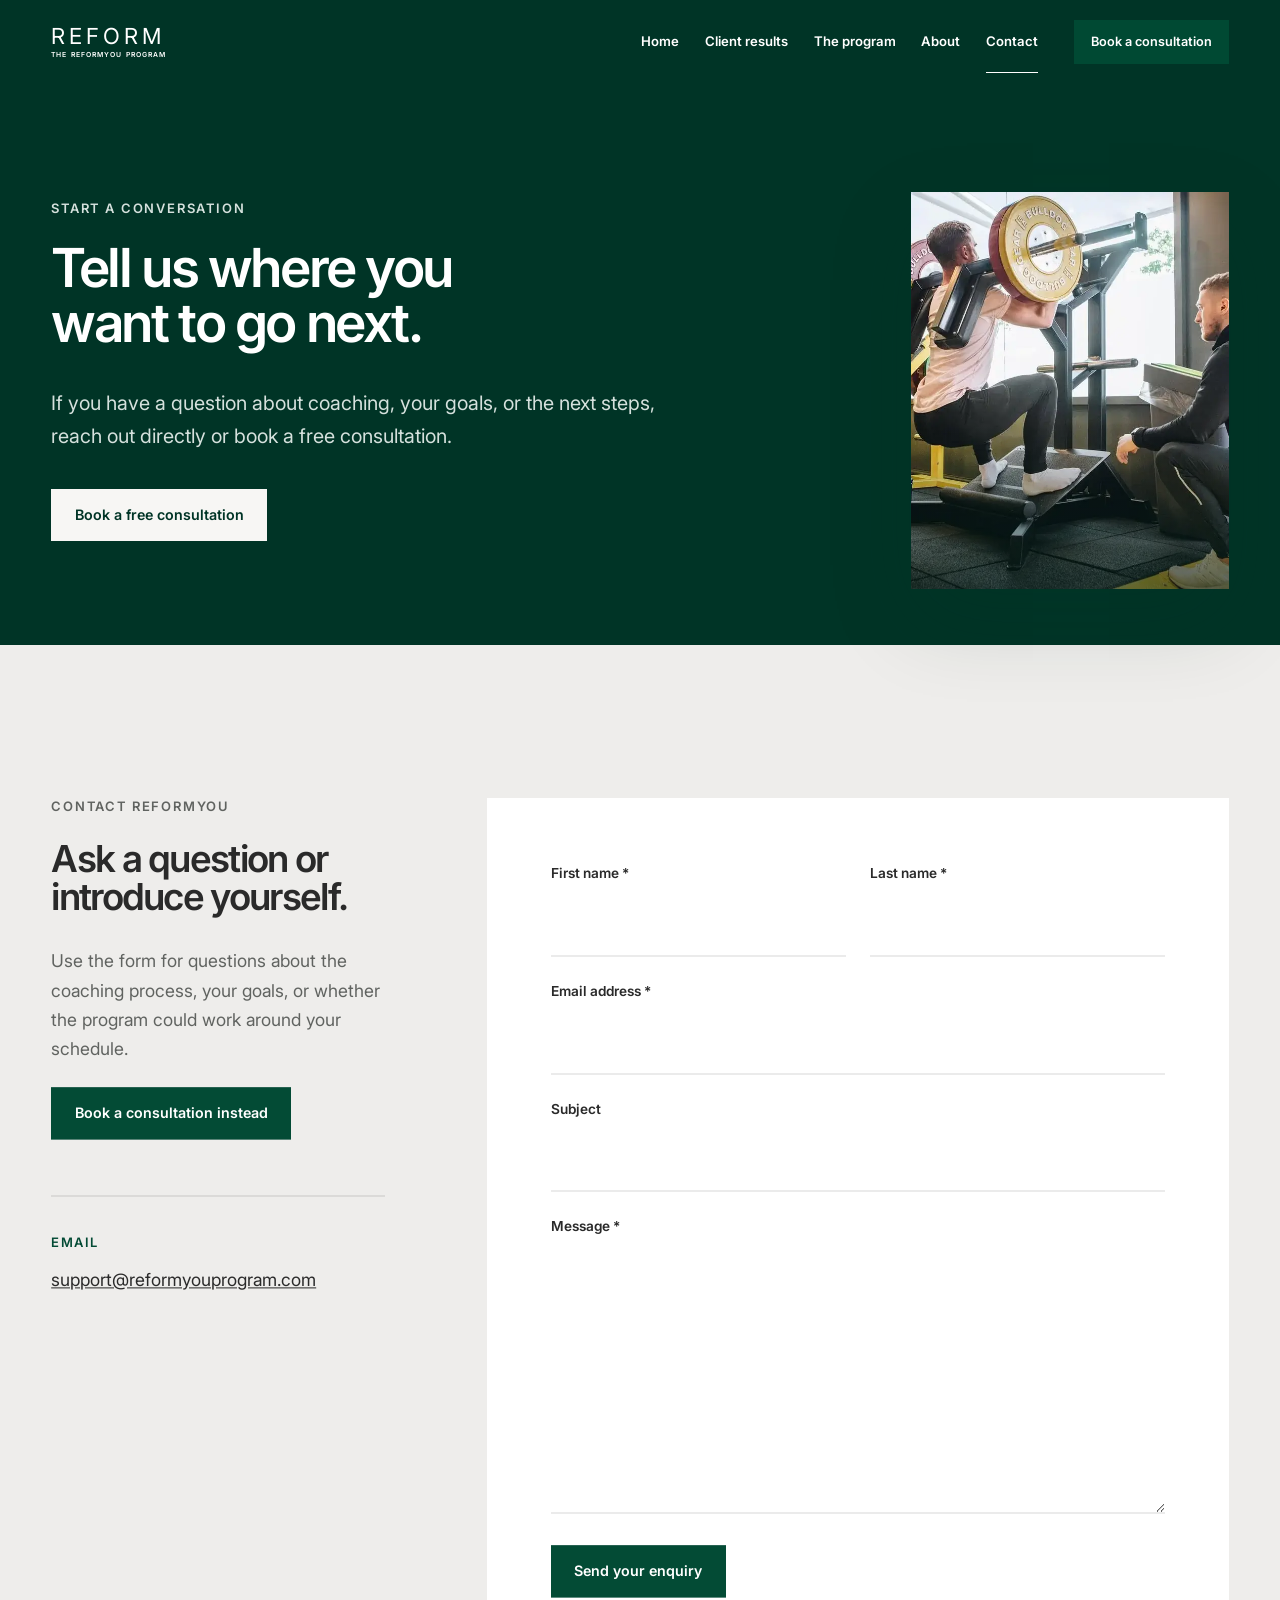
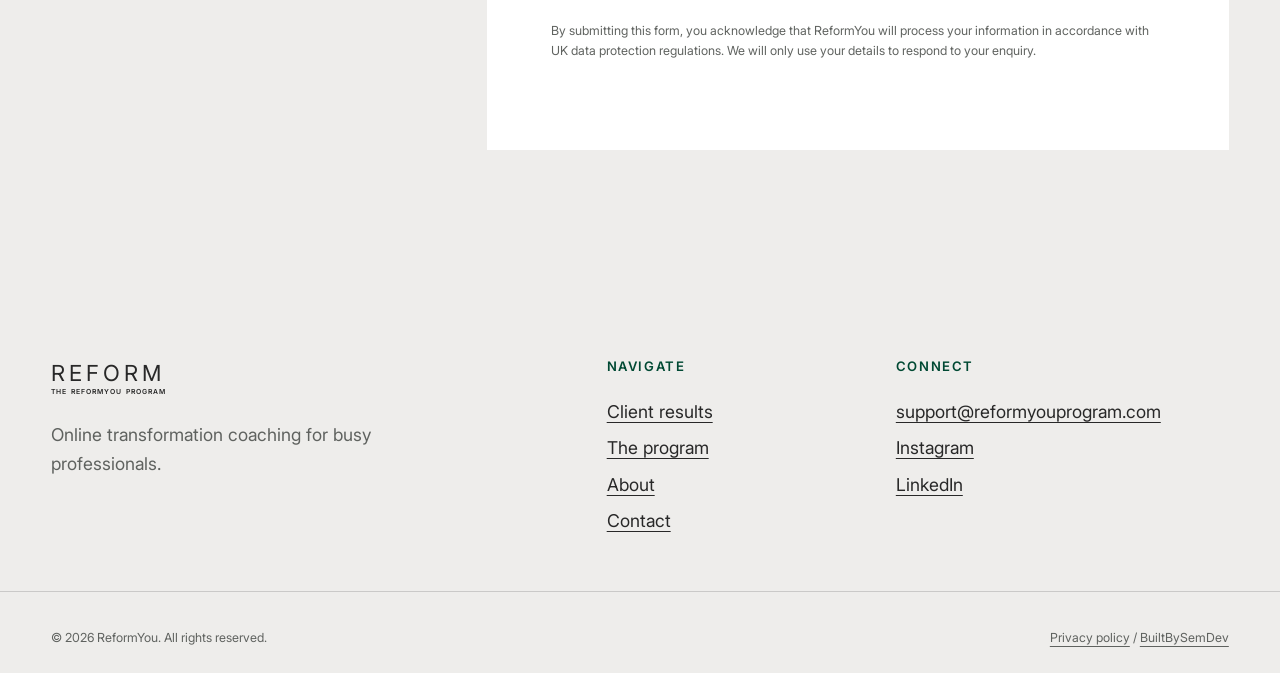
<file: contact/index.html>
<!doctype html>
<html lang="en-GB">
  <head>
    <meta charset="UTF-8" /><meta name="viewport" content="width=device-width, initial-scale=1.0" /><meta name="color-scheme" content="light" />
    <title>Contact ReformYou | Book a Coaching Consultation</title>
    <meta name="description" content="Contact ReformYou with a coaching question or book a free 30-minute consultation to discuss your goals and next steps." />
    <link rel="canonical" href="https://reformyouprogram.co.uk/contact/" /><meta name="robots" content="index, follow" />
    <link rel="icon" type="image/png" sizes="32x32" href="/assets/images/reformyou_fc.png" /><link rel="apple-touch-icon" href="/assets/images/reformyou_fc.png" /><meta name="theme-color" content="#003426" />
    <link rel="preload" href="/assets/fonts/inter-regular.woff2" as="font" type="font/woff2" crossorigin /><link rel="preload" href="/assets/fonts/inter-semibold.woff2" as="font" type="font/woff2" crossorigin />
    <link rel="stylesheet" href="/assets/css/site-root.css" /><link rel="stylesheet" href="/assets/css/site-global.css" /><link rel="stylesheet" href="/assets/css/pages.css" />
    <meta property="og:type" content="website" /><meta property="og:site_name" content="ReformYou Program" /><meta property="og:url" content="https://reformyouprogram.co.uk/contact/" /><meta property="og:title" content="Contact ReformYou" /><meta property="og:description" content="Ask a coaching question or book a free consultation." /><meta property="og:image" content="https://reformyouprogram.co.uk/assets/images/reformyou_socialcard.jpg" />
  </head>
  <body>
    <a class="skip-link" href="#main-content">Skip to main content</a>
    <header class="site-header" data-header><div class="container header-inner"><a class="wordmark" href="/" aria-label="ReformYou home"><span class="wordmark-main">REFORM</span><span class="wordmark-sub">THE REFORMYOU PROGRAM</span></a><button class="menu-toggle" type="button" aria-expanded="false" aria-controls="primary-navigation" aria-label="Open navigation" data-menu-toggle><span></span><span></span></button><nav class="primary-nav" id="primary-navigation" aria-label="Primary navigation" data-navigation><ul><li><a href="/">Home</a></li><li><a href="/results/">Client results</a></li><li><a href="/the-program/">The program</a></li><li><a href="/about/">About</a></li><li><a href="/contact/" aria-current="page">Contact</a></li></ul><a class="button button-small" href="https://nqi8n575vzg.typeform.com/to/FJthHBRt" target="_blank" rel="noopener noreferrer">Book a consultation</a></nav></div></header>

    <main id="main-content" tabindex="-1">
      <section class="page-hero page-hero--compact" aria-labelledby="contact-title"><div class="container page-hero-grid"><div class="page-hero-copy" data-reveal><p class="eyebrow">Start a conversation</p><h1 id="contact-title">Tell us where you want to go next.</h1><p>If you have a question about coaching, your goals, or the next steps, reach out directly or book a free consultation.</p><div class="page-hero-actions"><a class="button button-light" href="https://nqi8n575vzg.typeform.com/to/FJthHBRt" target="_blank" rel="noopener noreferrer">Book a free consultation</a></div></div><figure class="page-hero-media" data-media-reveal><img src="/assets/images/reformyou-banner.webp" alt="Dom Oddy coaching a client in the gym" width="1190" height="793" fetchpriority="high" /></figure></div></section>

      <section class="contact-layout" aria-labelledby="contact-form-title"><div class="container contact-grid">
        <aside class="contact-aside" data-reveal><p class="eyebrow">Contact ReformYou</p><h2 id="contact-form-title">Ask a question or introduce yourself.</h2><p>Use the form for questions about the coaching process, your goals, or whether the program could work around your schedule.</p><a class="button" href="https://nqi8n575vzg.typeform.com/to/FJthHBRt" target="_blank" rel="noopener noreferrer">Book a consultation instead</a><div class="contact-email"><span>Email</span><a href="mailto:support@reformyouprogram.com">support@reformyouprogram.com</a></div></aside>
        <form class="contact-form" name="contact" method="post" action="/thank-you/" data-netlify="true" data-netlify-recaptcha="true" aria-labelledby="contact-form-title" data-reveal>
          <input type="hidden" name="form-name" value="contact" />
          <fieldset><legend class="visually-hidden">Contact form</legend>
            <div class="contact-form-row"><div class="contact-field"><label for="first-name">First name *</label><input type="text" id="first-name" name="first-name" autocomplete="given-name" required /></div><div class="contact-field"><label for="last-name">Last name *</label><input type="text" id="last-name" name="last-name" autocomplete="family-name" required /></div></div>
            <div class="contact-field"><label for="email">Email address *</label><input type="email" id="email" name="email" autocomplete="email" required /></div>
            <div class="contact-field"><label for="subject">Subject</label><input type="text" id="subject" name="subject" /></div>
            <div class="contact-field"><label for="message">Message *</label><textarea id="message" name="message" rows="8" required></textarea></div>
            <div data-netlify-recaptcha="true"></div>
            <button class="button" type="submit" aria-describedby="contact-disclaimer">Send your enquiry</button>
            <p class="contact-disclaimer" id="contact-disclaimer">By submitting this form, you acknowledge that ReformYou will process your information in accordance with UK data protection regulations. We will only use your details to respond to your enquiry.</p>
          </fieldset>
        </form>
      </div></section>
    </main>

    <footer class="site-footer"><div class="container footer-grid"><div class="footer-brand"><a class="wordmark" href="/" aria-label="ReformYou home"><span class="wordmark-main">REFORM</span><span class="wordmark-sub">THE REFORMYOU PROGRAM</span></a><p>Online transformation coaching for busy professionals.</p></div><div><h2>Navigate</h2><ul><li><a href="/results/">Client results</a></li><li><a href="/the-program/">The program</a></li><li><a href="/about/">About</a></li><li><a href="/contact/">Contact</a></li></ul></div><div><h2>Connect</h2><ul><li><a href="mailto:support@reformyouprogram.com">support@reformyouprogram.com</a></li><li><a href="https://www.instagram.com/dominicoddy/?hl=en" target="_blank" rel="noopener noreferrer">Instagram</a></li><li><a href="https://www.linkedin.com/in/dom-oddy-aa098a231/" target="_blank" rel="noopener noreferrer">LinkedIn</a></li></ul></div></div><div class="container footer-bottom"><p>&copy; 2026 ReformYou. All rights reserved.</p><p><a href="/privacy-policy/">Privacy policy</a> <span aria-hidden="true">/</span> <a href="https://builtbysemdev.com" target="_blank" rel="noopener noreferrer">BuiltBySemDev</a></p></div></footer>
    <script src="/assets/js/vendor/gsap.min.js" defer></script><script src="/assets/js/vendor/ScrollTrigger.min.js" defer></script><script src="/assets/js/home.js" defer></script>
  </body>
</html>
</file>
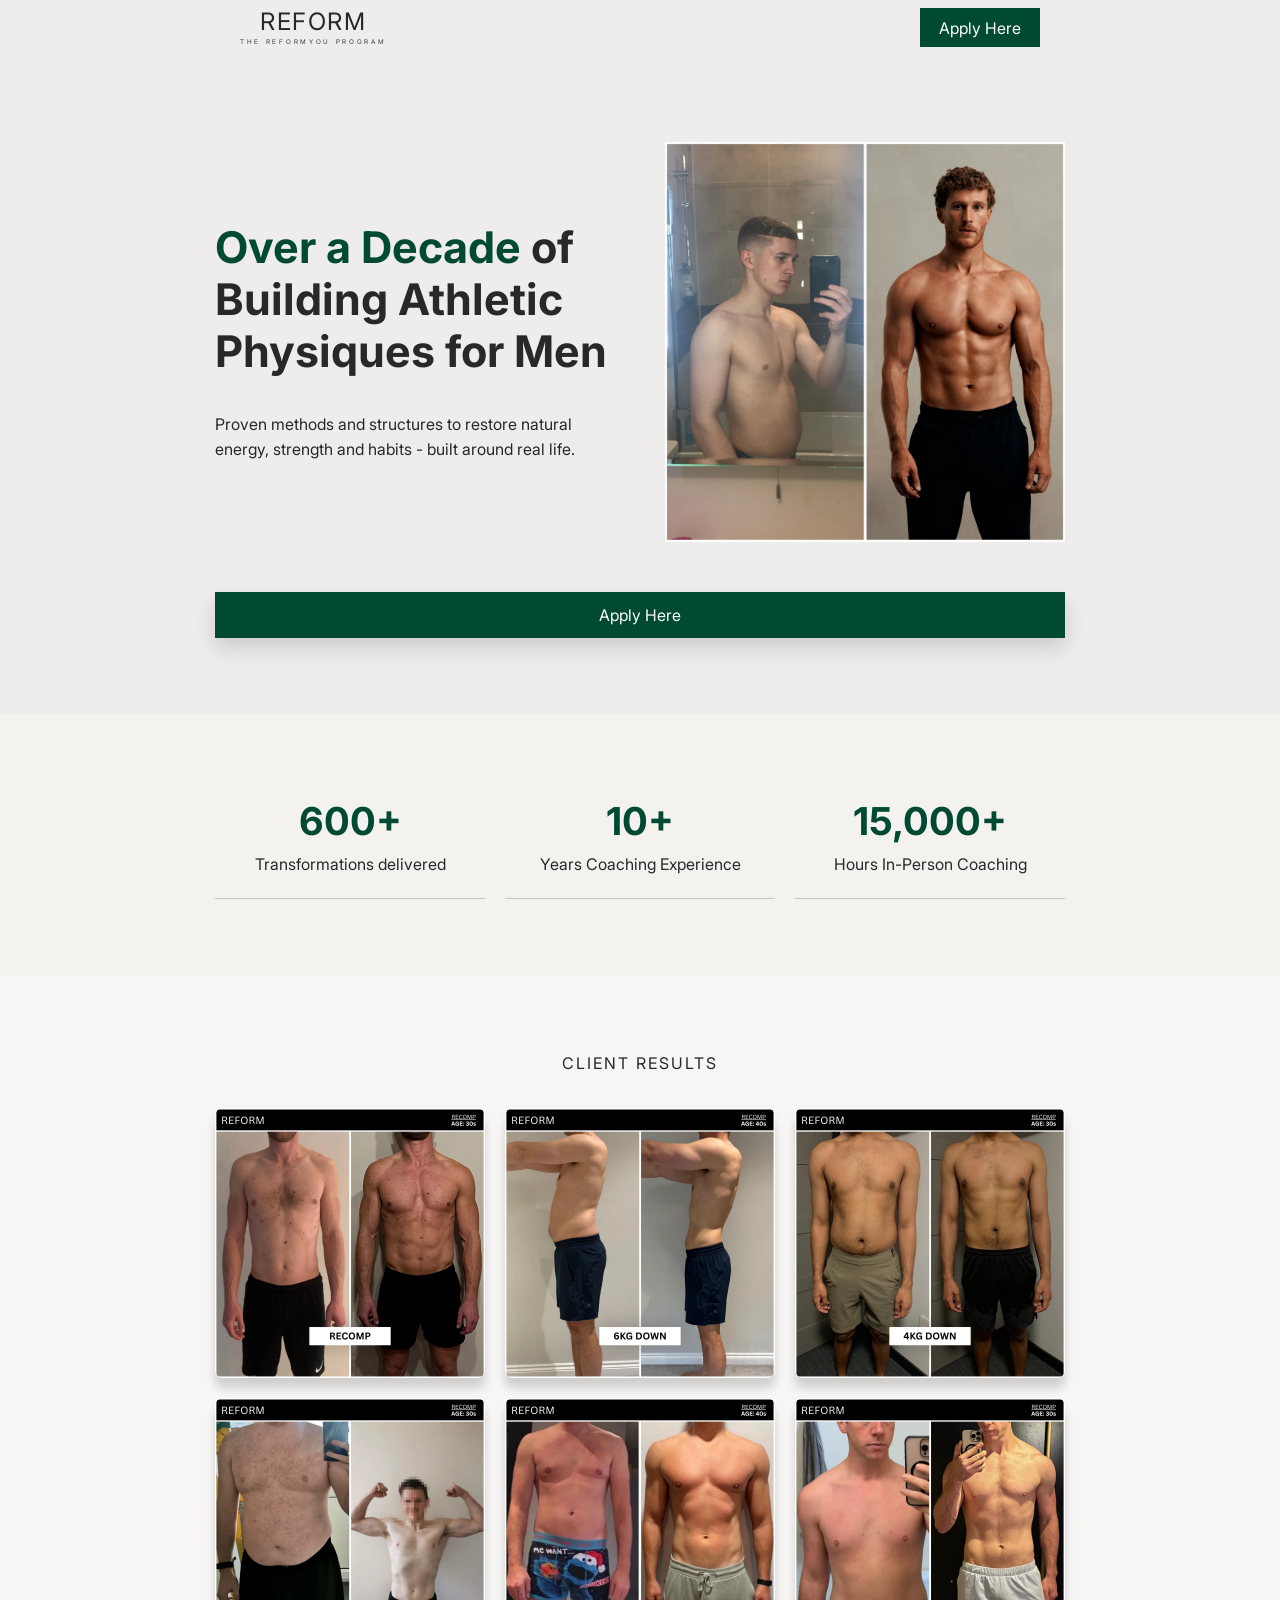
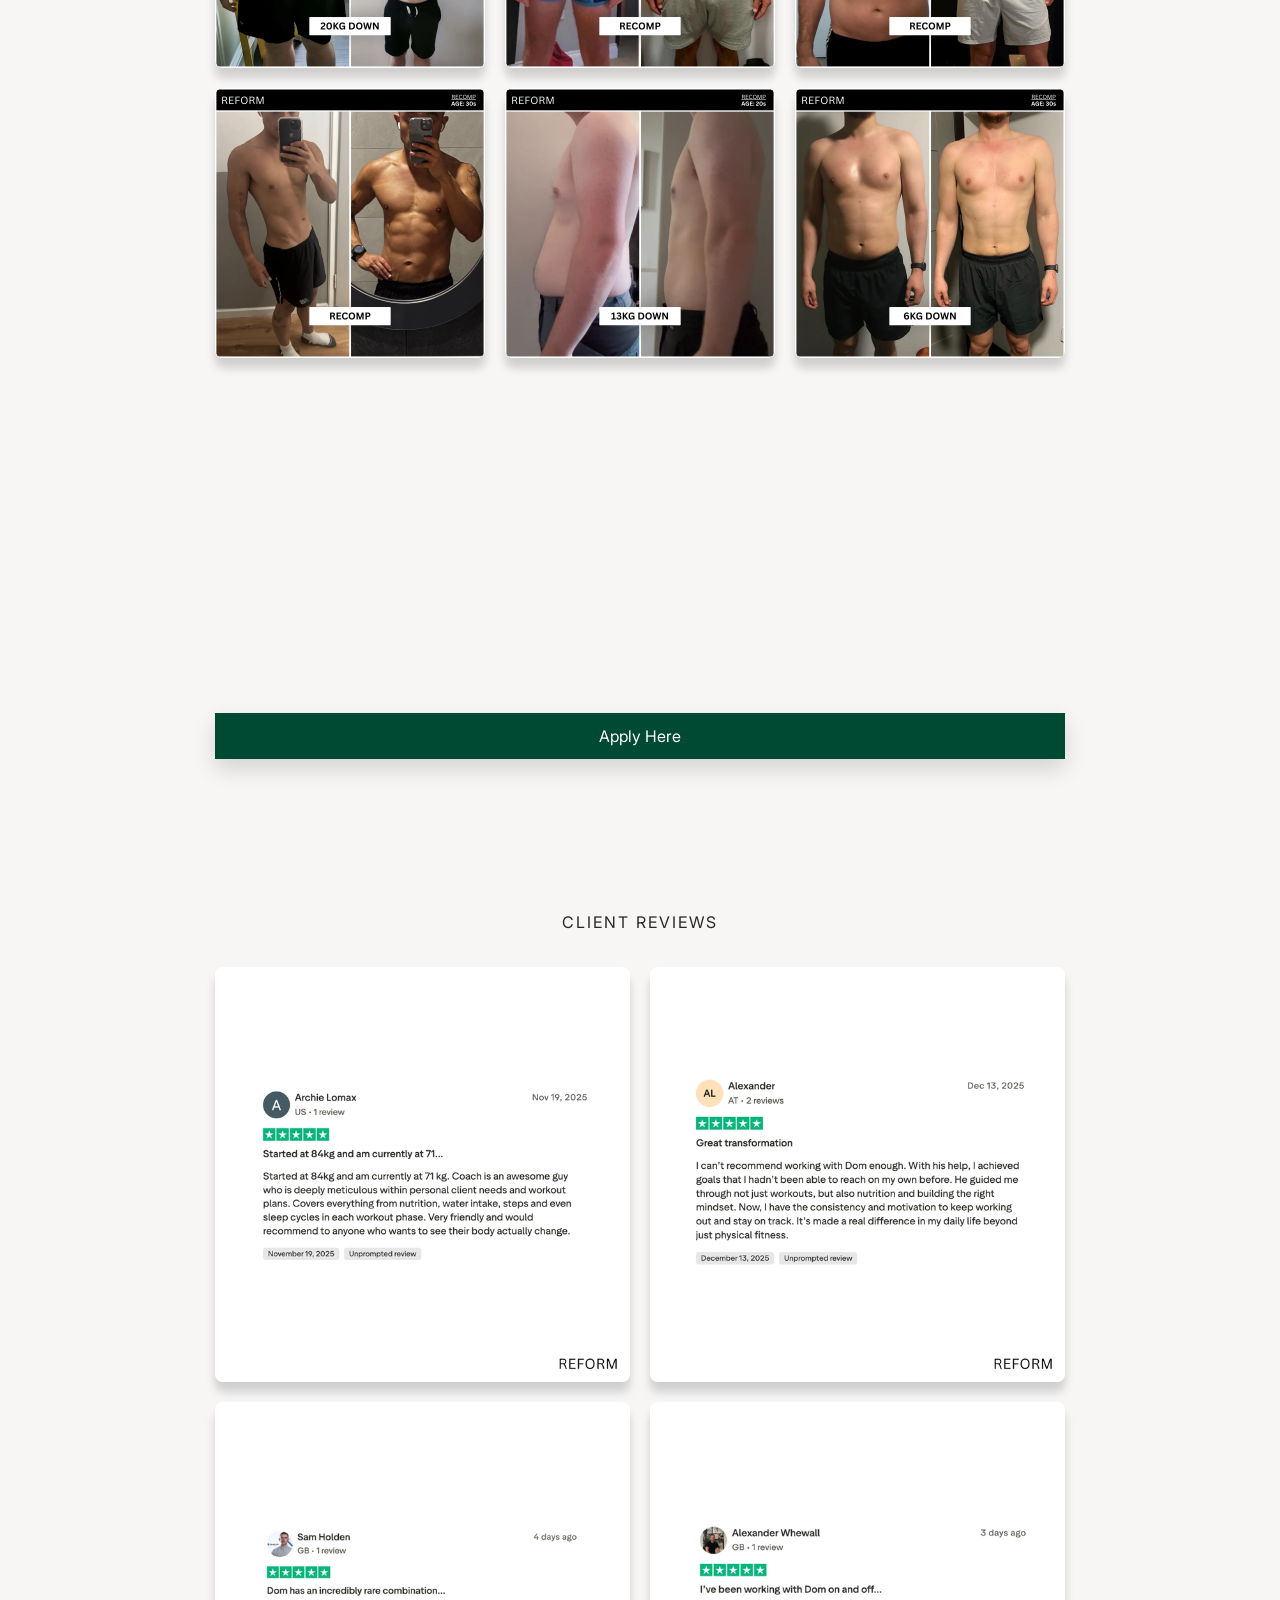
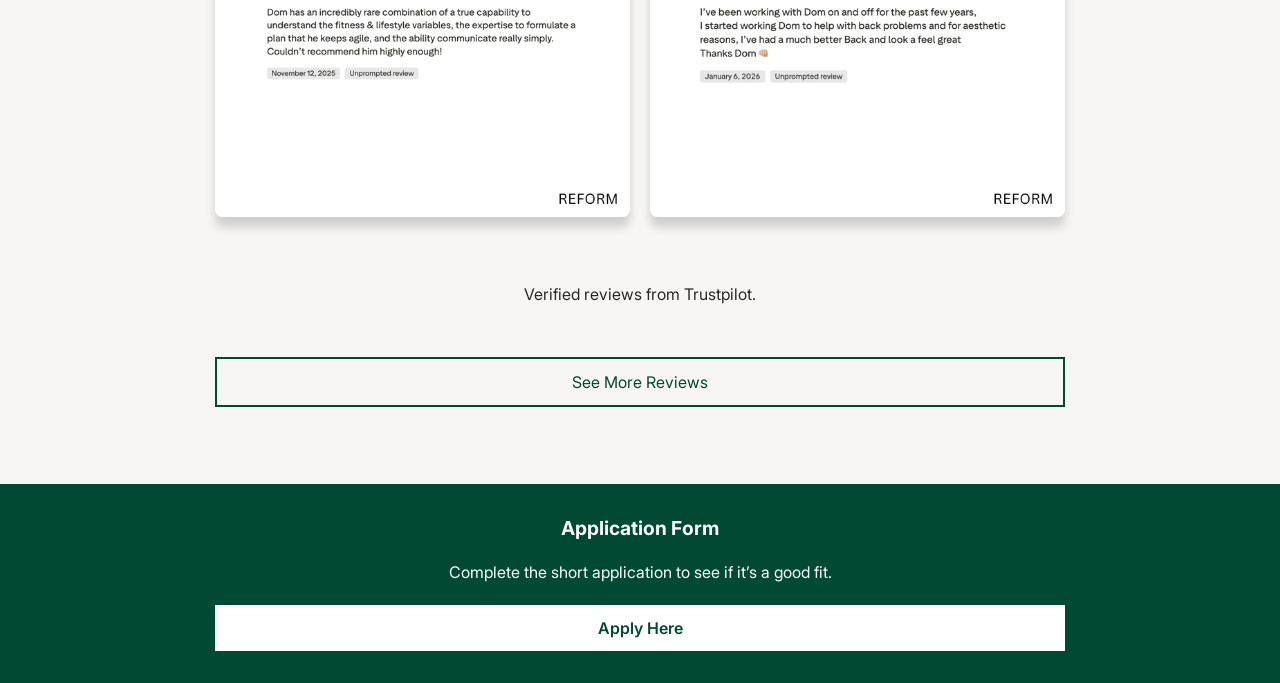
<file: links/index.html>
<!doctype html>
<html lang="en-GB">
  <head>
    <!-- Meta -->
    <meta charset="UTF-8" />
    <meta name="viewport" content="width=device-width, initial-scale=1.0" />
    <meta name="color-scheme" content="light" />

    <!-- Primary SEO -->
    <title>ReformYou | Premium Transformation Coaching</title>
    <meta
      name="description"
      content="Premium online coaching to help busy professionals lose fat, build muscle, and create sustainable habits that last for decades."
    />
    <link rel="canonical" href="https://reformyouprogram.co.uk/links/" />
    <meta
      name="robots"
      content="index, follow, max-snippet:-1, max-image-preview:large, max-video-preview:-1"
    />

    <!-- Icons & PWA -->
    <link
      rel="icon"
      type="image/png"
      sizes="32x32"
      href="/assets/images/reformyou_fc.png"
    />
    <link
      rel="icon"
      type="image/png"
      sizes="192x192"
      href="/assets/images/reformyou_fc.png"
    />
    <link rel="apple-touch-icon" href="/assets/images/reformyou_fc.png" />
    <meta name="theme-color" content="#EEEDEB" />

    <!-- Global CSS -->
    <link rel="preload" href="/assets/css/root.css" as="style" />
    <link rel="stylesheet" href="/assets/css/root.css" />
    <link rel="preload" href="/assets/css/global-30.01.26.css" as="style" />
    <link rel="stylesheet" href="/assets/css/global-30.01.26.css" />

    <!-- Page Specific CSS -->
    <link rel="preload" href="/assets/css/links.css?=v3" as="style" />
    <link rel="stylesheet" href="/assets/css/links.css?=v3" />

    <!-- Fonts -->
    <link
      href="/assets/fonts/inter-regular.woff2"
      rel="preload"
      as="font"
      crossorigin
      type="font/woff2"
    />
    <link
      href="/assets/fonts/inter-semibold.woff2"
      rel="preload"
      as="font"
      crossorigin
      type="font/woff2"
    />
    <link
      href="/assets/fonts/inter-bold.woff2"
      rel="preload"
      as="font"
      crossorigin
      type="font/woff2"
    />

    <!-- Other head and Json data under here -->
    <!-- ===== Open Graph ===== -->
    <meta property="og:type" content="website" />
    <meta property="og:site_name" content="ReformYou Program" />
    <meta property="og:url" content="https://reformyouprogram.co.uk/links/" />
    <meta
      property="og:title"
      content="ReformYou | Premium Transformation Coaching"
    />
    <meta
      property="og:description"
      content="Premium online coaching to help busy professionals lose fat, build muscle, and create sustainable habits that last for decades."
    />
    <meta
      property="og:image"
      content="https://reformyouprogram.co.uk/assets/images/reformyou_socialcard.jpg"
    />
    <meta property="og:image:width" content="1200" />
    <meta property="og:image:height" content="630" />
    <meta property="og:locale" content="en_GB" />

    <!-- Json Data -->
  </head>

  <body>
    <a href="#main-content" class="skip-link">Skip to main content</a>
    <!-- Nav1 Component Start -->
    <!-- Nav1 Component Start -->

    <!-- Header -->
    <header id="nav1-navigation">
      <div class="nav1-container">
        <!-- Logo -->
        <a
          class="ry-logo nav1-logo"
          href="/"
          aria-label="ReformYou - The ReformYou Program"
        >
          <span class="ry-logo__top">REFORM</span>
          <span class="ry-logo__sub">THE REFORMYOU PROGRAM</span>
        </a>

        <div class="header-btn">
          <a
            href="https://nqi8n575vzg.typeform.com/to/FJthHBRt"
            target="_blank"
            rel="noopener noreferrer"
            class="cta-button sweep-to-top"
            >Apply Here</a
          >
        </div>
      </div>
    </header>

    <!-- Main Content -->
    <main id="main-content" tabindex="-1">
      <!-- HERO -->
      <section id="program-hero" aria-labelledby="program-hero-heading">
        <div class="container">
          <div class="program-hero-grid">
            <!-- Copy -->
            <div class="program-hero-copy">
              <h1 id="program-hero-heading">
                <span class="brand-accent">Over a Decade</span> of Building
                Athletic Physiques for Men
              </h1>

              <p>
                Proven methods and structures to restore natural energy,
                strength and habits - built around real life.
              </p>
            </div>
            <!-- Image -->
            <figure class="program-hero-image-card reveal">
              <img
                src="/assets/images/1st.webp"
                alt=""
                class="program-hero-image"
                loading="eager"
                fetchpriority="high"
                width="520"
                height="400"
              />
            </figure>
          </div>
          <div class="program-built-cta">
            <a
              href="https://nqi8n575vzg.typeform.com/to/FJthHBRt"
              target="_blank"
              rel="noopener noreferrer"
              class="cta-button sweep-to-top"
            >
              Apply Here
            </a>
          </div>
        </div>
      </section>

      <!-- STATS -->
      <section id="stats">
        <div class="container">
          <ul class="stats-list">
            <!-- Item 1 -->
            <li class="stat-item reveal">
              <p class="stat-value">600+</p>
              <p class="stat-label">Transformations delivered</p>
            </li>

            <!-- Item 2 -->
            <li class="stat-item reveal">
              <p class="stat-value">10+</p>
              <p class="stat-label">Years Coaching Experience</p>
            </li>

            <!-- Item 3 -->
            <li class="stat-item reveal">
              <p class="stat-value">15,000+</p>
              <p class="stat-label">Hours In-Person Coaching</p>
            </li>
          </ul>
        </div>
      </section>

      <!-- CLIENT RESULTS -->
      <section id="client-results" aria-labelledby="client-results-heading">
        <div class="container">
          <div>
            <h2 id="client-results-heading" class="links-page-heading">
              CLIENT RESULTS
            </h2>
          </div>

          <ul class="client-results-grid">
            <li class="client-result-item reveal">
              <figure class="client-result-card">
                <img
                  src="/assets/images/2nd.webp"
                  alt="Client body transformation, side view progress."
                  class="client-result-image"
                  loading="lazy"
                />
              </figure>
            </li>

            <li class="client-result-item reveal">
              <figure class="client-result-card">
                <img
                  src="/assets/images/3rd.webp"
                  alt="Client body transformation, before and after."
                  class="client-result-image"
                  loading="lazy"
                />
              </figure>
            </li>

            <li class="client-result-item reveal">
              <figure class="client-result-card">
                <img
                  src="/assets/images/4th.webp"
                  alt="Client body transformation, front view before and after."
                  class="client-result-image"
                  loading="lazy"
                />
              </figure>
            </li>

            <li class="client-result-item reveal">
              <figure class="client-result-card">
                <img
                  src="/assets/images/5th.webp"
                  alt="Client body transformation, physique improvement."
                  class="client-result-image"
                  loading="lazy"
                />
              </figure>
            </li>

            <li class="client-result-item reveal">
              <figure class="client-result-card">
                <img
                  src="/assets/images/6th.webp"
                  alt="Client body transformation, upper body progress."
                  class="client-result-image"
                  loading="lazy"
                />
              </figure>
            </li>

            <li class="client-result-item reveal">
              <figure class="client-result-card">
                <img
                  src="/assets/images/7th.webp"
                  alt="Client body transformation, leaner and more defined."
                  class="client-result-image"
                  loading="lazy"
                />
              </figure>
            </li>

            <li class="client-result-item reveal">
              <figure class="client-result-card">
                <img
                  src="/assets/images/8th.webp"
                  alt="Client body transformation, leaner and more defined."
                  class="client-result-image"
                  loading="lazy"
                />
              </figure>
            </li>

            <li class="client-result-item reveal">
              <figure class="client-result-card">
                <img
                  src="/assets/images/9th.webp"
                  alt="Client body transformation, leaner and more defined."
                  class="client-result-image"
                  loading="lazy"
                />
              </figure>
            </li>

            <li class="client-result-item reveal">
              <figure class="client-result-card">
                <img
                  src="/assets/images/10th.webp"
                  alt="Client body transformation, leaner and more defined."
                  class="client-result-image"
                  loading="lazy"
                />
              </figure>
            </li>

            <li class="client-result-item reveal">
              <figure class="client-result-card">
                <img
                  src="/assets/images/11th.webp"
                  alt="Client body transformation, leaner and more defined."
                  class="client-result-image"
                  loading="lazy"
                />
              </figure>
            </li>
          </ul>
          <div class="program-built-cta">
            <a
              href="https://nqi8n575vzg.typeform.com/to/FJthHBRt"
              target="_blank"
              rel="noopener noreferrer"
              class="cta-button sweep-to-top"
            >
              Apply Here
            </a>
          </div>
        </div>
      </section>

      <!-- CLIENT REVIEWS -->
      <section id="client-reviews" aria-labelledby="client-reviews-heading">
        <div class="container">
          <div>
            <h2 id="client-reviews-heading" class="links-page-heading">
              CLIENT REVIEWS
            </h2>
          </div>

          <ul class="client-results-grid" role="list">
            <li class="client-result-item reveal">
              <figure class="client-result-card">
                <img
                  src="/assets/images/review-9.webp"
                  alt="Client review"
                  class="client-result-image"
                  loading="lazy"
                />
              </figure>
            </li>

            <li class="client-result-item reveal">
              <figure class="client-result-card">
                <img
                  src="/assets/images/review-8.webp"
                  alt="Client review"
                  class="client-result-image"
                  loading="lazy"
                />
              </figure>
            </li>

            <li class="client-result-item reveal">
              <figure class="client-result-card">
                <img
                  src="/assets/images/review-6.webp"
                  alt="Client review"
                  class="client-result-image"
                  loading="lazy"
                />
              </figure>
            </li>

            <li class="client-result-item reveal">
              <figure class="client-result-card">
                <img
                  src="/assets/images/review-5.webp"
                  alt="Client review"
                  class="client-result-image"
                  loading="lazy"
                />
              </figure>
            </li>
          </ul>
          <p>Verified reviews from Trustpilot.</p>
          <div class="program-built-cta">
            <a
              href="https://www.trustpilot.com/review/reformyouprogram.com"
              target="_blank"
              rel="noopener noreferrer"
              class="cta-button sub-btn sweep-to-top"
            >
              See More Reviews
            </a>
          </div>
        </div>
      </section>

      <!-- Final CTA -->
      <!-- Final CTA -->
      <section
        id="final-cta"
        aria-labelledby="final-cta-heading"
        aria-describedby="final-cta-description"
      >
        <div class="container final-cta-content">
          <h3 id="final-cta-heading">Application Form</h3>

          <p id="final-cta-description">
            Complete the short application to see if it’s a good fit.
          </p>

          <a
            href="https://nqi8n575vzg.typeform.com/to/FJthHBRt"
            target="_blank"
            rel="noopener noreferrer"
            class="cta-button main"
          >
            Apply Here
          </a>
        </div>
      </section>
    </main>

    <footer id="site-footer">
      <div class="container"></div>
    </footer>

    <script src="/assets/js/links.js" defer></script>
  </body>
</html>
</file>
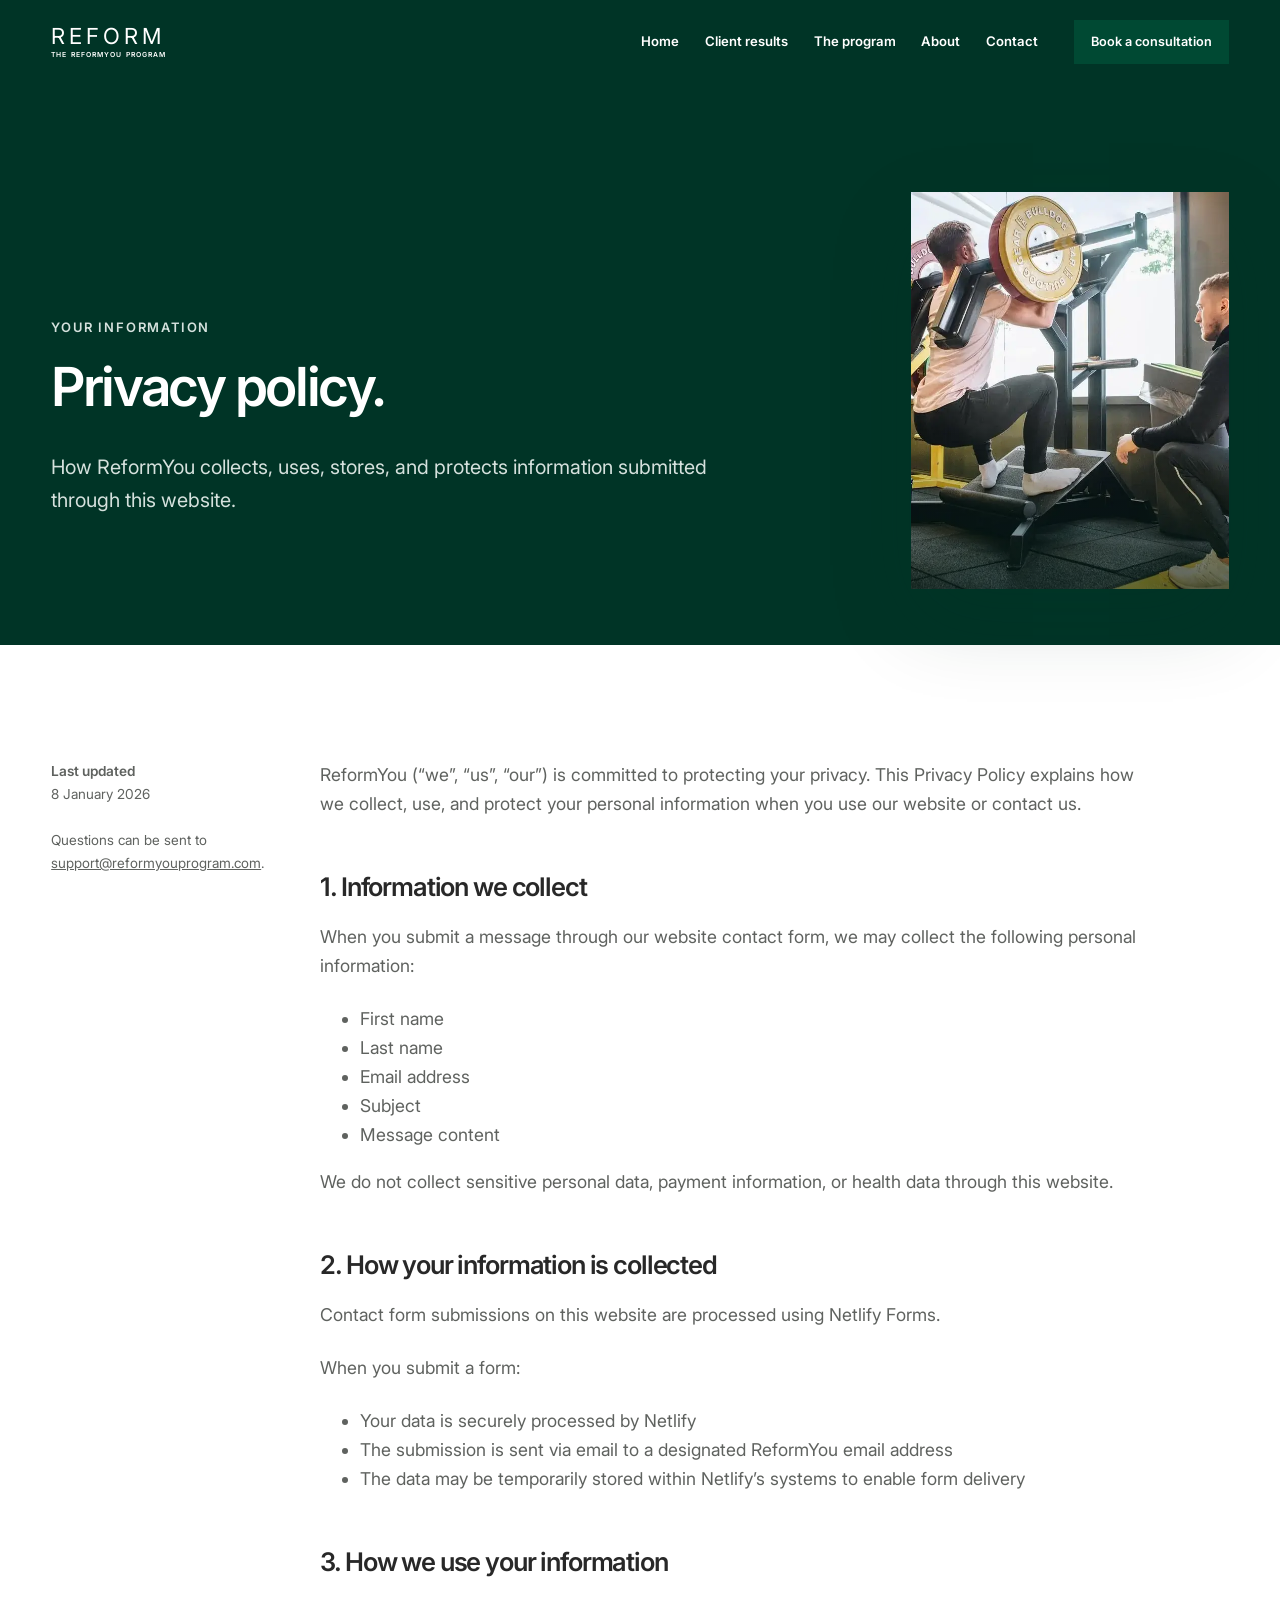
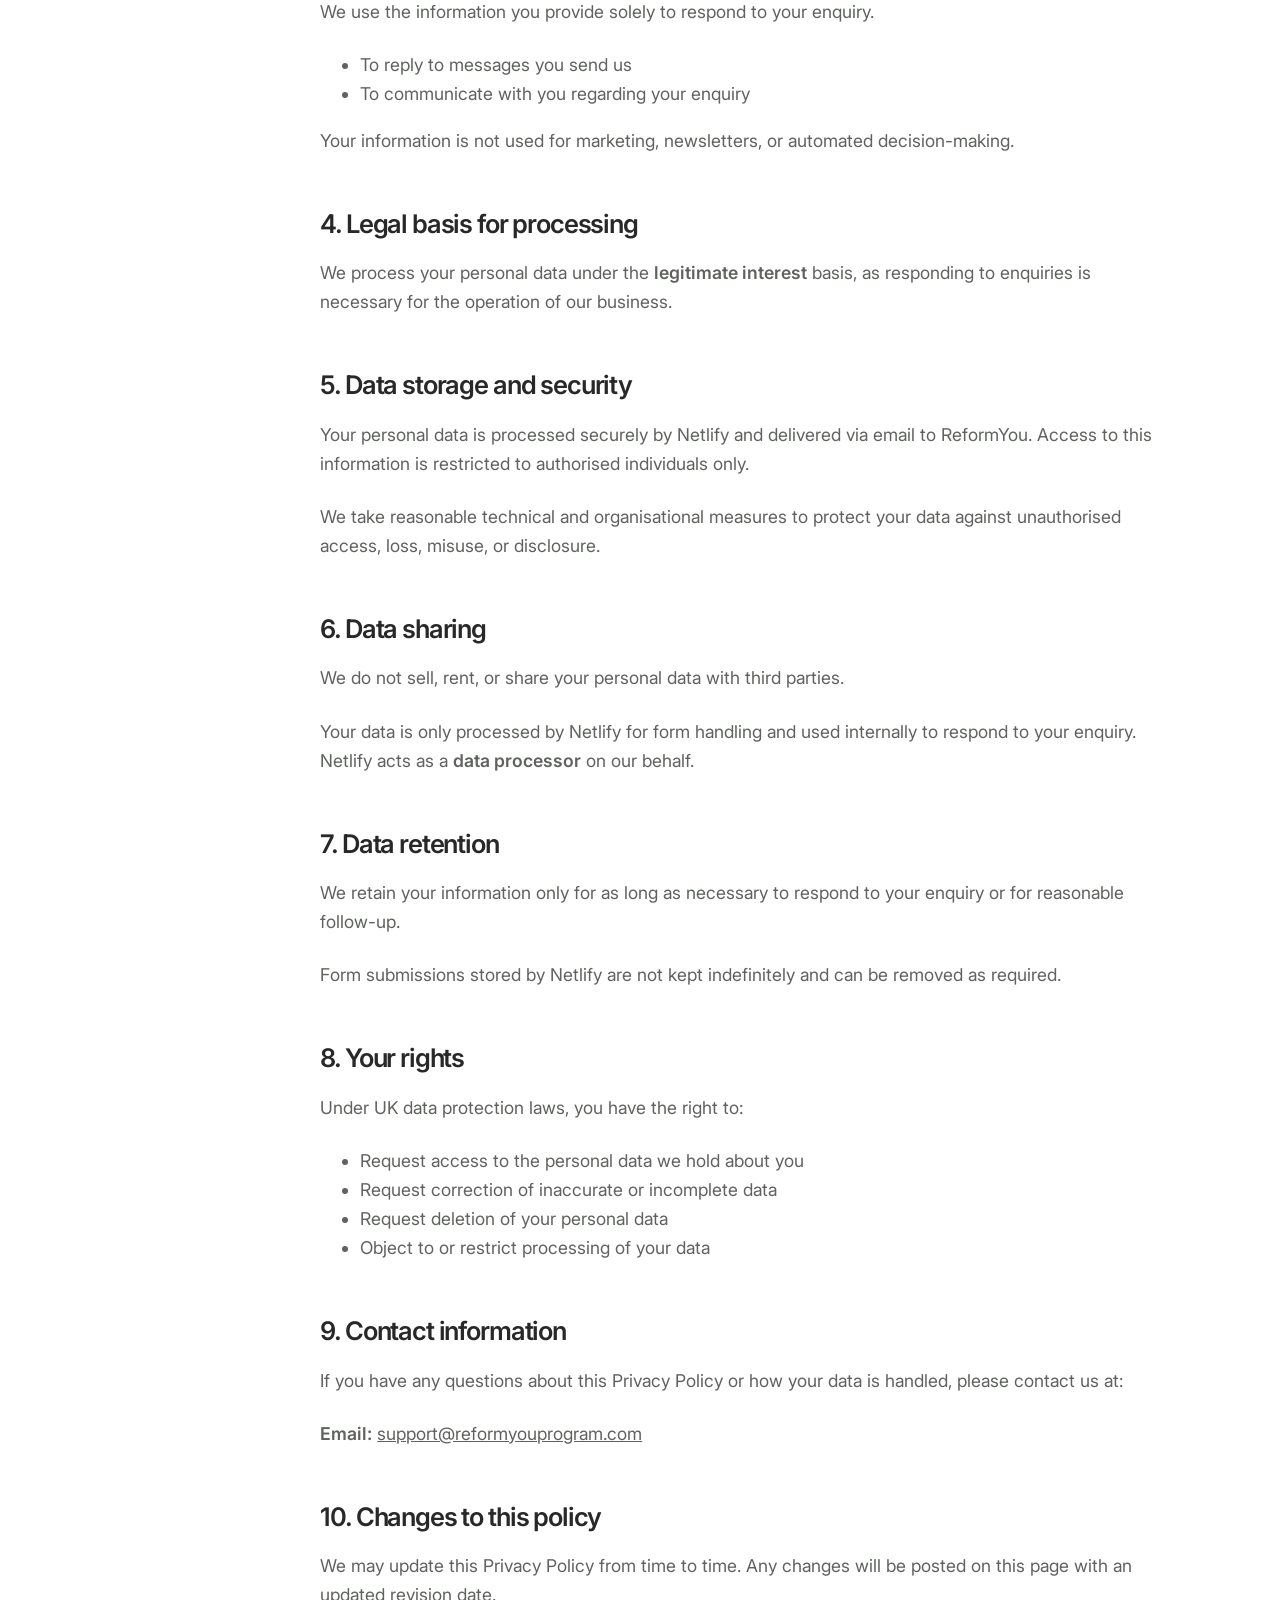
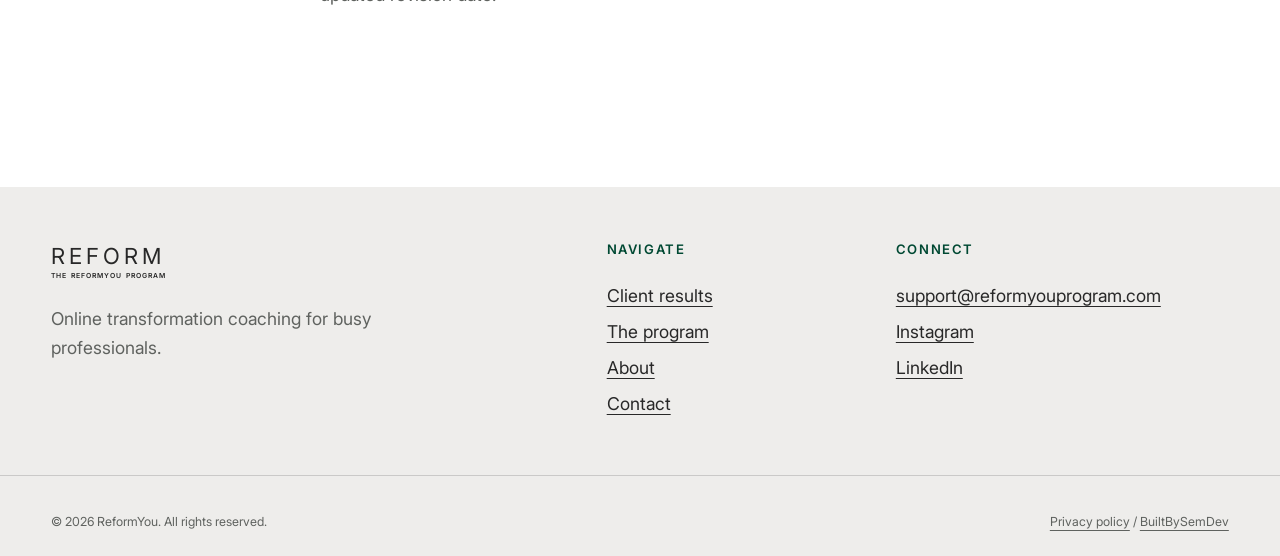
<file: privacy-policy/index.html>
<!doctype html>
<html lang="en-GB">
  <head>
    <meta charset="UTF-8" /><meta name="viewport" content="width=device-width, initial-scale=1.0" /><meta name="color-scheme" content="light" />
    <title>Privacy Policy | ReformYou</title><meta name="description" content="Read the ReformYou privacy policy and learn how personal information submitted through the website is collected, used, stored, and protected." /><link rel="canonical" href="https://reformyouprogram.co.uk/privacy-policy/" /><meta name="robots" content="index, follow" />
    <link rel="icon" type="image/png" sizes="32x32" href="/assets/images/reformyou_fc.png" /><link rel="apple-touch-icon" href="/assets/images/reformyou_fc.png" /><meta name="theme-color" content="#003426" />
    <link rel="preload" href="/assets/fonts/inter-regular.woff2" as="font" type="font/woff2" crossorigin /><link rel="preload" href="/assets/fonts/inter-semibold.woff2" as="font" type="font/woff2" crossorigin />
    <link rel="stylesheet" href="/assets/css/site-root.css" /><link rel="stylesheet" href="/assets/css/site-global.css" /><link rel="stylesheet" href="/assets/css/pages.css" />
  </head>
  <body>
    <a class="skip-link" href="#main-content">Skip to main content</a>
    <header class="site-header" data-header><div class="container header-inner"><a class="wordmark" href="/" aria-label="ReformYou home"><span class="wordmark-main">REFORM</span><span class="wordmark-sub">THE REFORMYOU PROGRAM</span></a><button class="menu-toggle" type="button" aria-expanded="false" aria-controls="primary-navigation" aria-label="Open navigation" data-menu-toggle><span></span><span></span></button><nav class="primary-nav" id="primary-navigation" aria-label="Primary navigation" data-navigation><ul><li><a href="/">Home</a></li><li><a href="/results/">Client results</a></li><li><a href="/the-program/">The program</a></li><li><a href="/about/">About</a></li><li><a href="/contact/">Contact</a></li></ul><a class="button button-small" href="https://nqi8n575vzg.typeform.com/to/FJthHBRt" target="_blank" rel="noopener noreferrer">Book a consultation</a></nav></div></header>

    <main id="main-content" tabindex="-1">
      <section class="page-hero page-hero--compact" aria-labelledby="policy-title"><div class="container page-hero-grid"><div class="page-hero-copy" data-reveal><p class="eyebrow">Your information</p><h1 id="policy-title">Privacy policy.</h1><p>How ReformYou collects, uses, stores, and protects information submitted through this website.</p></div><figure class="page-hero-media" data-media-reveal><img src="/assets/images/reformyou-banner.webp" alt="Dom Oddy coaching a client" width="1190" height="793" fetchpriority="high" /></figure></div></section>

      <section class="policy-section" aria-label="Privacy policy details"><div class="container policy-layout"><aside class="policy-meta"><p><strong>Last updated</strong><br />8 January 2026</p><p>Questions can be sent to <a href="mailto:support@reformyouprogram.com">support@reformyouprogram.com</a>.</p></aside><article class="policy-copy">
        <p>ReformYou (“we”, “us”, “our”) is committed to protecting your privacy. This Privacy Policy explains how we collect, use, and protect your personal information when you use our website or contact us.</p>
        <h2>1. Information we collect</h2><p>When you submit a message through our website contact form, we may collect the following personal information:</p><ul><li>First name</li><li>Last name</li><li>Email address</li><li>Subject</li><li>Message content</li></ul><p>We do not collect sensitive personal data, payment information, or health data through this website.</p>
        <h2>2. How your information is collected</h2><p>Contact form submissions on this website are processed using Netlify Forms.</p><p>When you submit a form:</p><ul><li>Your data is securely processed by Netlify</li><li>The submission is sent via email to a designated ReformYou email address</li><li>The data may be temporarily stored within Netlify’s systems to enable form delivery</li></ul>
        <h2>3. How we use your information</h2><p>We use the information you provide solely to respond to your enquiry.</p><ul><li>To reply to messages you send us</li><li>To communicate with you regarding your enquiry</li></ul><p>Your information is not used for marketing, newsletters, or automated decision-making.</p>
        <h2>4. Legal basis for processing</h2><p>We process your personal data under the <strong>legitimate interest</strong> basis, as responding to enquiries is necessary for the operation of our business.</p>
        <h2>5. Data storage and security</h2><p>Your personal data is processed securely by Netlify and delivered via email to ReformYou. Access to this information is restricted to authorised individuals only.</p><p>We take reasonable technical and organisational measures to protect your data against unauthorised access, loss, misuse, or disclosure.</p>
        <h2>6. Data sharing</h2><p>We do not sell, rent, or share your personal data with third parties.</p><p>Your data is only processed by Netlify for form handling and used internally to respond to your enquiry. Netlify acts as a <strong>data processor</strong> on our behalf.</p>
        <h2>7. Data retention</h2><p>We retain your information only for as long as necessary to respond to your enquiry or for reasonable follow-up.</p><p>Form submissions stored by Netlify are not kept indefinitely and can be removed as required.</p>
        <h2>8. Your rights</h2><p>Under UK data protection laws, you have the right to:</p><ul><li>Request access to the personal data we hold about you</li><li>Request correction of inaccurate or incomplete data</li><li>Request deletion of your personal data</li><li>Object to or restrict processing of your data</li></ul>
        <h2>9. Contact information</h2><p>If you have any questions about this Privacy Policy or how your data is handled, please contact us at:</p><p><strong>Email:</strong> <a href="mailto:support@reformyouprogram.com">support@reformyouprogram.com</a></p>
        <h2>10. Changes to this policy</h2><p>We may update this Privacy Policy from time to time. Any changes will be posted on this page with an updated revision date.</p>
      </article></div></section>
    </main>

    <footer class="site-footer"><div class="container footer-grid"><div class="footer-brand"><a class="wordmark" href="/" aria-label="ReformYou home"><span class="wordmark-main">REFORM</span><span class="wordmark-sub">THE REFORMYOU PROGRAM</span></a><p>Online transformation coaching for busy professionals.</p></div><div><h2>Navigate</h2><ul><li><a href="/results/">Client results</a></li><li><a href="/the-program/">The program</a></li><li><a href="/about/">About</a></li><li><a href="/contact/">Contact</a></li></ul></div><div><h2>Connect</h2><ul><li><a href="mailto:support@reformyouprogram.com">support@reformyouprogram.com</a></li><li><a href="https://www.instagram.com/dominicoddy/?hl=en" target="_blank" rel="noopener noreferrer">Instagram</a></li><li><a href="https://www.linkedin.com/in/dom-oddy-aa098a231/" target="_blank" rel="noopener noreferrer">LinkedIn</a></li></ul></div></div><div class="container footer-bottom"><p>&copy; 2026 ReformYou. All rights reserved.</p><p><a href="/privacy-policy/" aria-current="page">Privacy policy</a> <span aria-hidden="true">/</span> <a href="https://builtbysemdev.com" target="_blank" rel="noopener noreferrer">BuiltBySemDev</a></p></div></footer>
    <script src="/assets/js/vendor/gsap.min.js" defer></script><script src="/assets/js/vendor/ScrollTrigger.min.js" defer></script><script src="/assets/js/home.js" defer></script>
  </body>
</html>
</file>
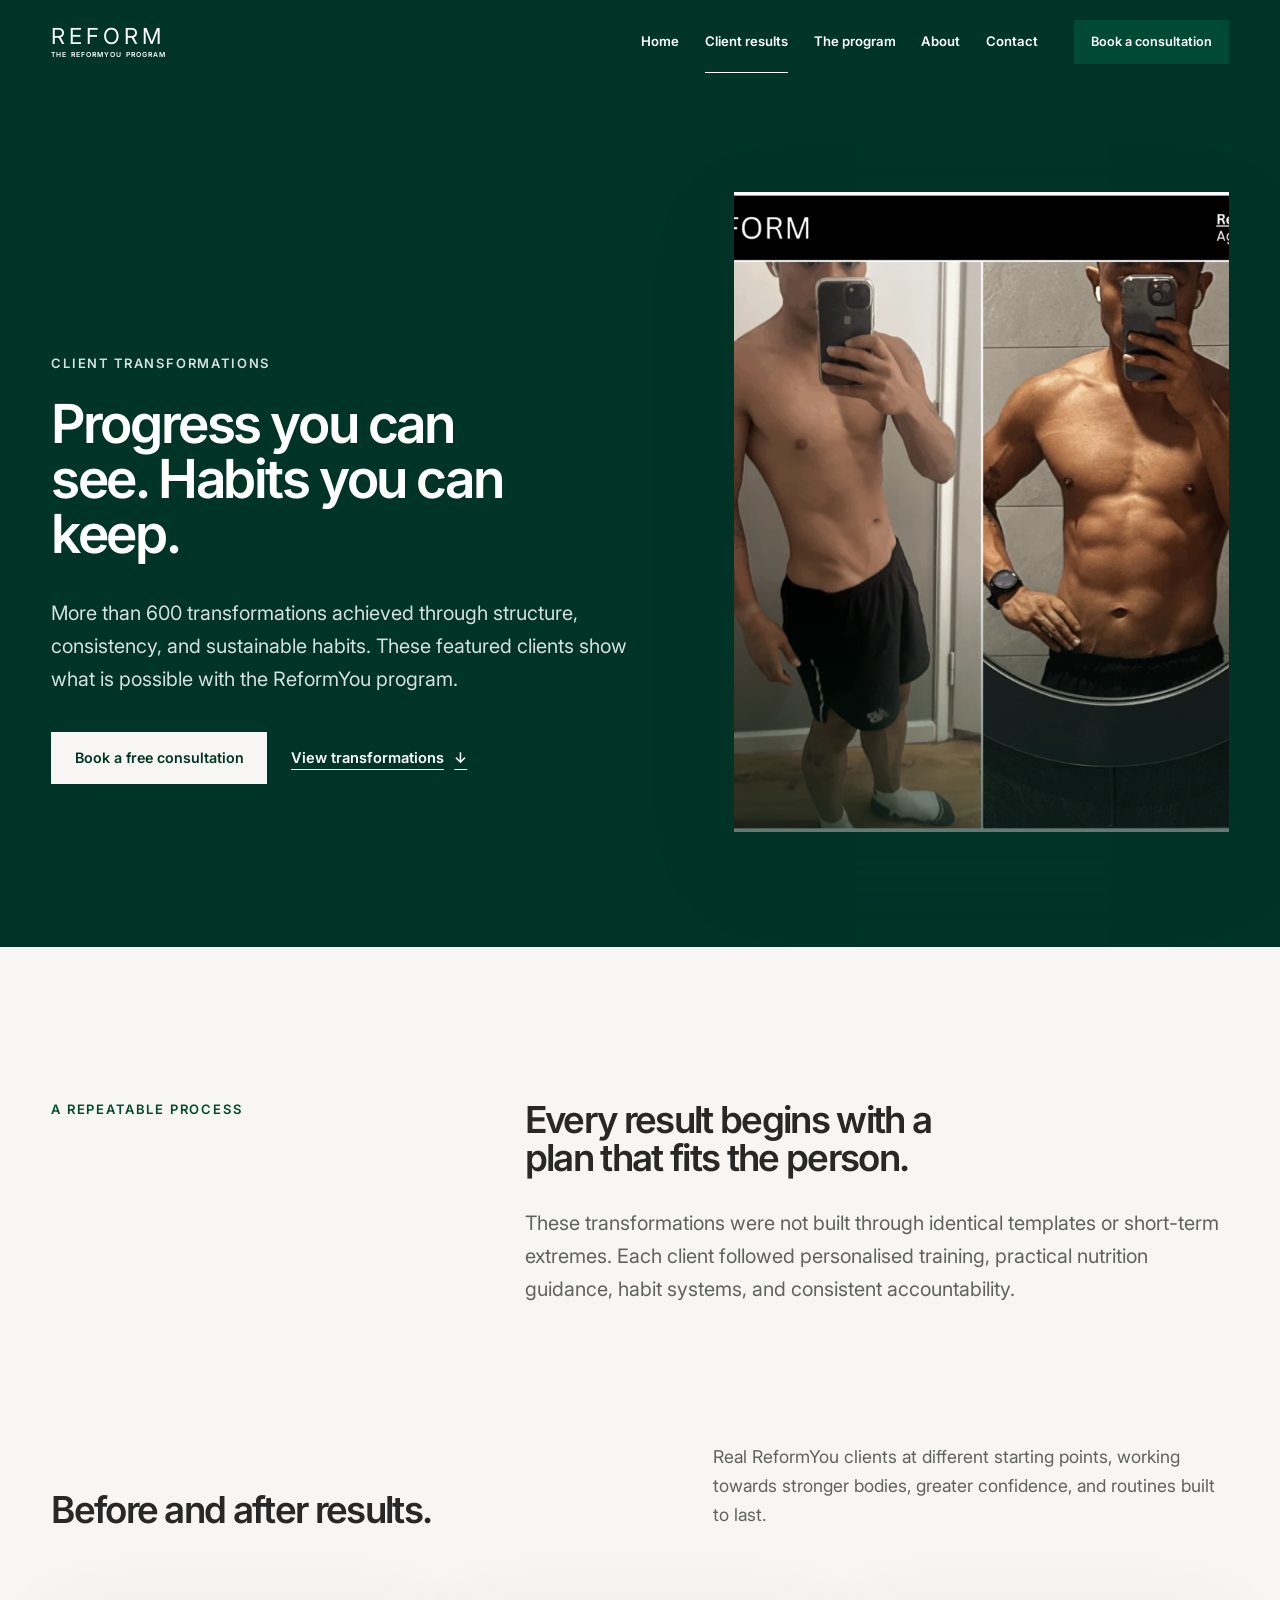
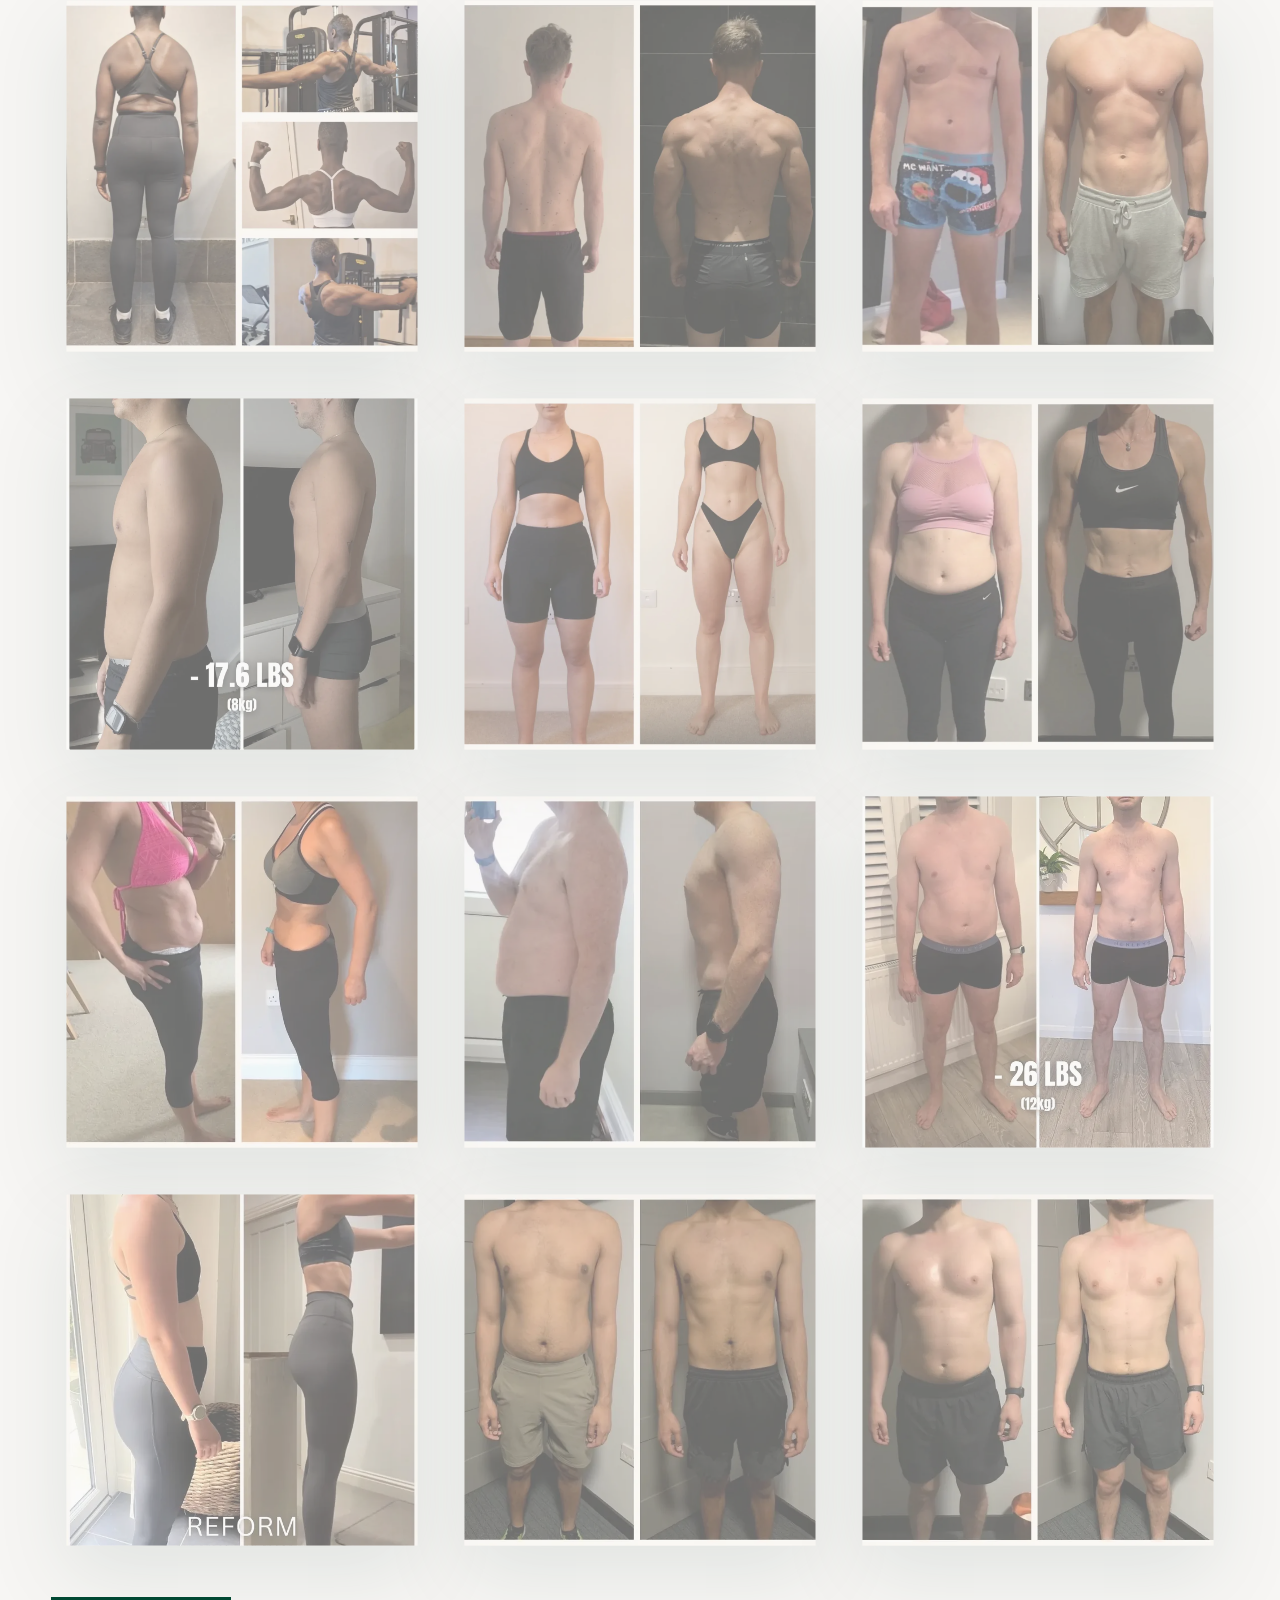
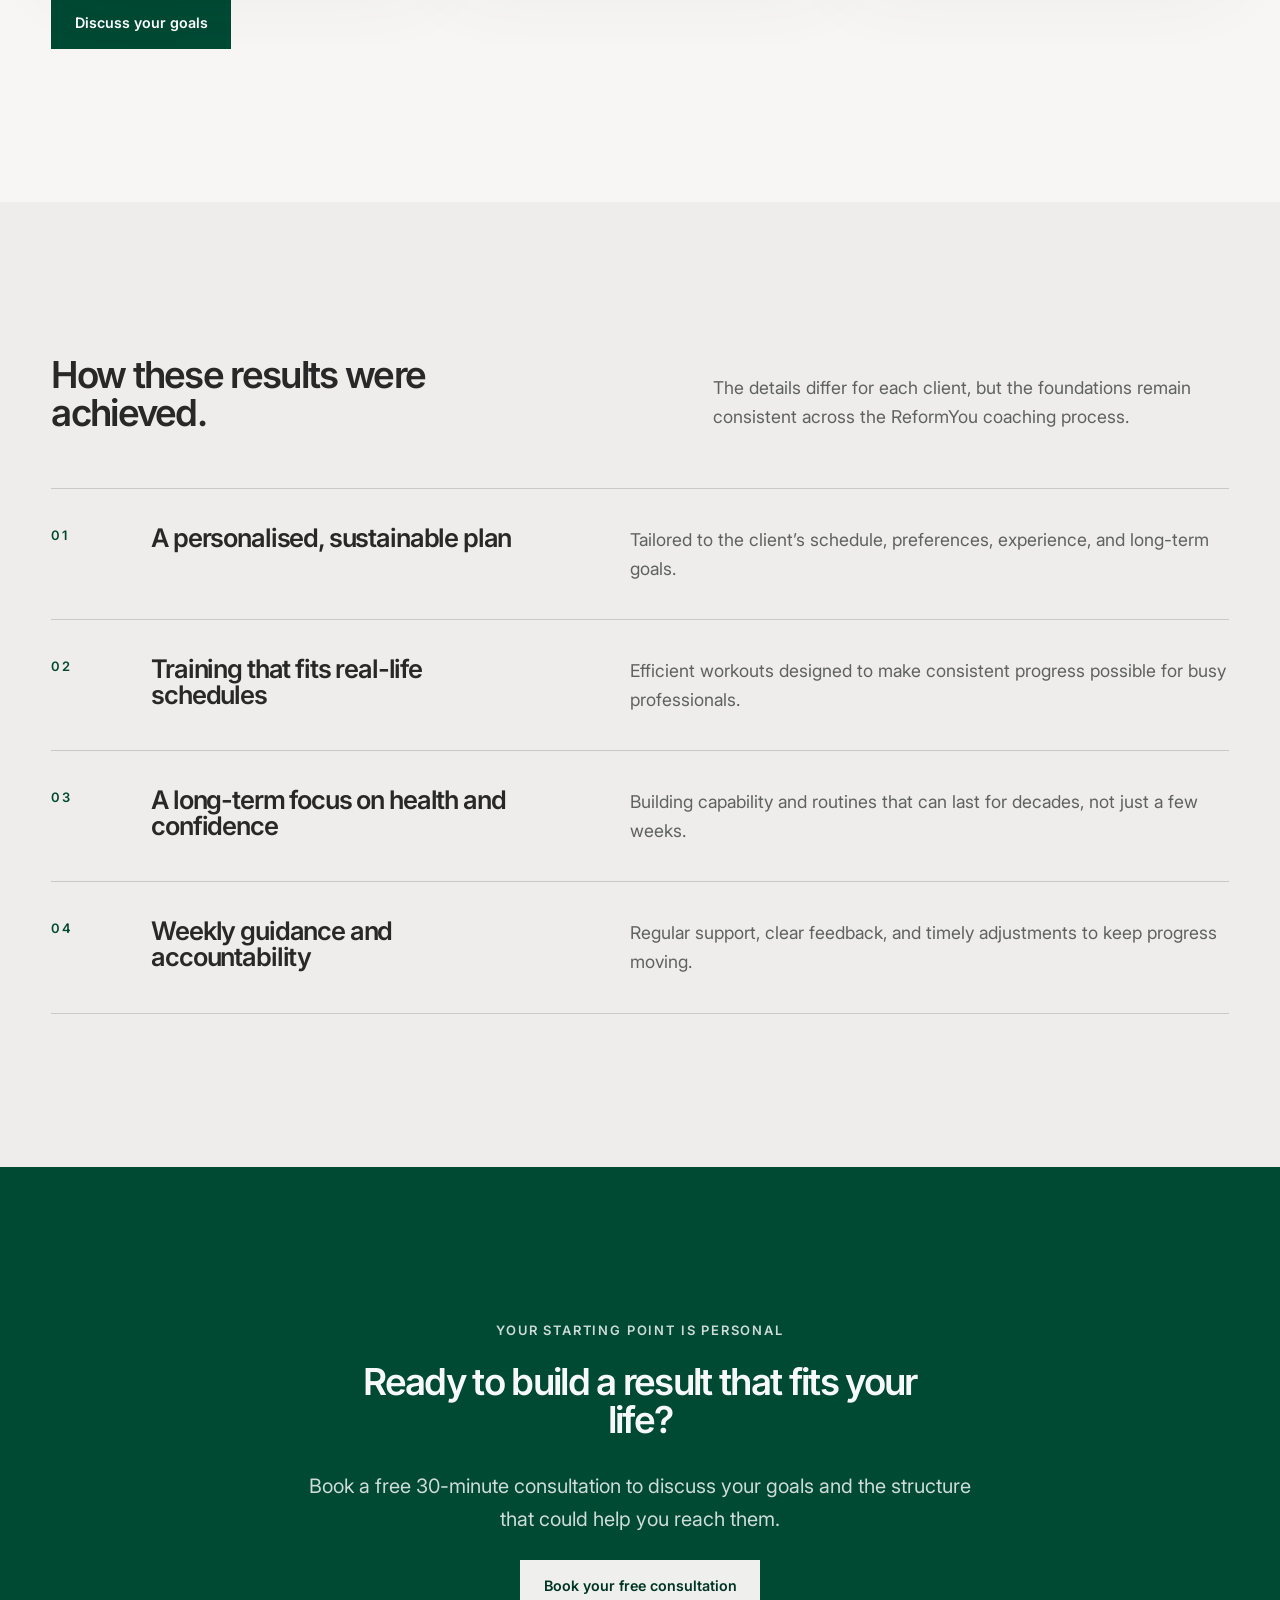
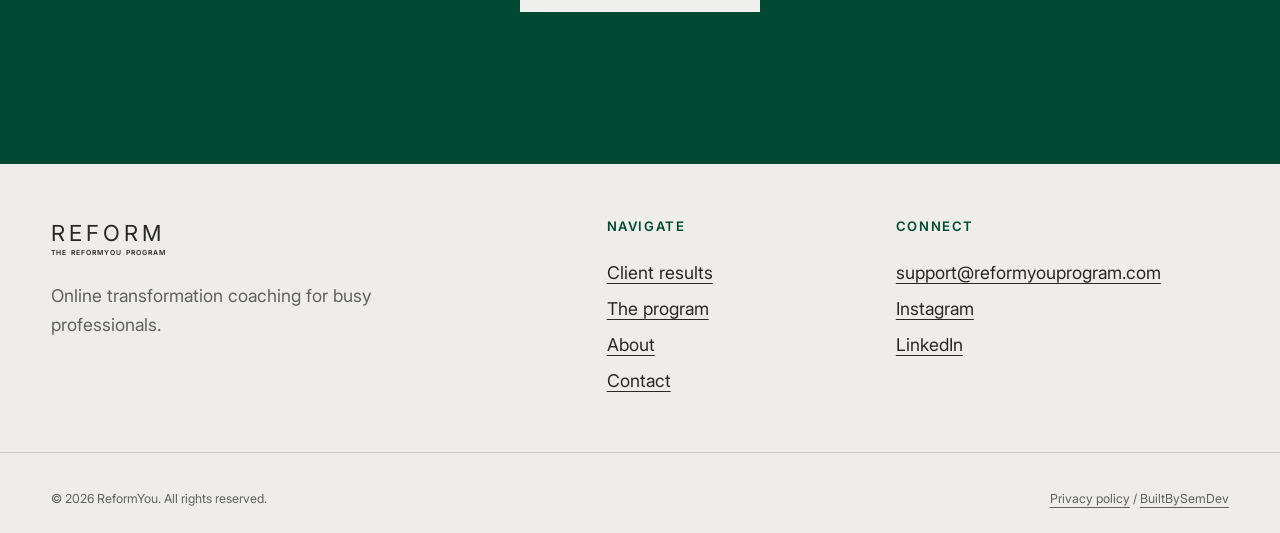
<file: results/index.html>
<!doctype html>
<html lang="en-GB">
  <head>
    <meta charset="UTF-8" />
    <meta name="viewport" content="width=device-width, initial-scale=1.0" />
    <meta name="color-scheme" content="light" />
    <title>Client Results | ReformYou Transformations</title>
    <meta
      name="description"
      content="View ReformYou client transformations achieved through personalised training, sustainable nutrition, habit systems, and consistent accountability."
    />
    <link rel="canonical" href="https://reformyouprogram.co.uk/results/" />
    <meta
      name="robots"
      content="index, follow, max-snippet:-1, max-image-preview:large, max-video-preview:-1"
    />
    <link
      rel="icon"
      type="image/png"
      sizes="32x32"
      href="/assets/images/reformyou_fc.png"
    />
    <link rel="apple-touch-icon" href="/assets/images/reformyou_fc.png" />
    <meta name="theme-color" content="#003426" />
    <link
      rel="preload"
      href="/assets/fonts/inter-regular.woff2"
      as="font"
      type="font/woff2"
      crossorigin
    />
    <link
      rel="preload"
      href="/assets/fonts/inter-semibold.woff2"
      as="font"
      type="font/woff2"
      crossorigin
    />
    <link
      rel="preload"
      as="image"
      href="/assets/images/result-front.webp"
      fetchpriority="high"
    />
    <link rel="stylesheet" href="/assets/css/site-root.css" />
    <link rel="stylesheet" href="/assets/css/site-global.css" />
    <link rel="stylesheet" href="/assets/css/pages.css" />
    <meta property="og:type" content="website" />
    <meta property="og:site_name" content="ReformYou Program" />
    <meta property="og:url" content="https://reformyouprogram.co.uk/results/" />
    <meta
      property="og:title"
      content="Client Results | ReformYou Transformations"
    />
    <meta
      property="og:description"
      content="Real client transformations built through structure, consistency, and sustainable habits."
    />
    <meta
      property="og:image"
      content="https://reformyouprogram.co.uk/assets/images/reformyou_socialcard.jpg"
    />

    <script type="application/ld+json">
      {
        "@context": "https://schema.org",
        "@type": ["CollectionPage", "ImageGallery"],
        "@id": "https://reformyouprogram.co.uk/results/#webpage",
        "url": "https://reformyouprogram.co.uk/results/",
        "name": "Client Results | ReformYou Transformations",
        "description": "View ReformYou client transformations achieved through personalised training, sustainable nutrition, habit systems and consistent accountability.",
        "inLanguage": "en-GB",
        "isPartOf": {
          "@id": "https://reformyouprogram.co.uk/#website"
        },
        "about": {
          "@id": "https://reformyouprogram.co.uk/the-program/#service"
        },
        "mainEntity": {
          "@id": "https://reformyouprogram.co.uk/results/#transformation-gallery"
        },
        "breadcrumb": {
          "@id": "https://reformyouprogram.co.uk/results/#breadcrumb"
        },
        "primaryImageOfPage": {
          "@type": "ImageObject",
          "@id": "https://reformyouprogram.co.uk/results/#primary-image",
          "url": "https://reformyouprogram.co.uk/assets/images/result-front.webp",
          "contentUrl": "https://reformyouprogram.co.uk/assets/images/result-front.webp",
          "width": 1080,
          "height": 1350,
          "caption": "A ReformYou client transformation result",
          "representativeOfPage": true
        },
        "publisher": {
          "@id": "https://reformyouprogram.co.uk/#organization"
        }
      }
    </script>

    <script type="application/ld+json">
      {
        "@context": "https://schema.org",
        "@type": "ItemList",
        "@id": "https://reformyouprogram.co.uk/results/#transformation-gallery",
        "name": "ReformYou Client Transformations",
        "description": "Before-and-after results from ReformYou clients following personalised training, practical nutrition guidance, sustainable habit systems and weekly accountability.",
        "url": "https://reformyouprogram.co.uk/results/#transformations",
        "numberOfItems": 12,
        "itemListOrder": "https://schema.org/ItemListOrderAscending",
        "itemListElement": [
          {
            "@type": "ListItem",
            "position": 1,
            "item": {
              "@type": "ImageObject",
              "name": "ReformYou Client Transformation 1",
              "contentUrl": "https://reformyouprogram.co.uk/assets/images/result2.webp",
              "caption": "Client body transformation, back view before and after",
              "width": 1080,
              "height": 1080
            }
          },
          {
            "@type": "ListItem",
            "position": 2,
            "item": {
              "@type": "ImageObject",
              "name": "ReformYou Client Transformation 2",
              "contentUrl": "https://reformyouprogram.co.uk/assets/images/result3.webp",
              "caption": "Client body transformation showing upper-body progress",
              "width": 1080,
              "height": 1080
            }
          },
          {
            "@type": "ListItem",
            "position": 3,
            "item": {
              "@type": "ImageObject",
              "name": "ReformYou Client Transformation 3",
              "contentUrl": "https://reformyouprogram.co.uk/assets/images/result4.webp",
              "caption": "Client body transformation, front view before and after",
              "width": 1080,
              "height": 1080
            }
          },
          {
            "@type": "ListItem",
            "position": 4,
            "item": {
              "@type": "ImageObject",
              "name": "ReformYou Client Transformation 4",
              "contentUrl": "https://reformyouprogram.co.uk/assets/images/result6.webp",
              "caption": "Client physique transformation result",
              "width": 1080,
              "height": 1080
            }
          },
          {
            "@type": "ListItem",
            "position": 5,
            "item": {
              "@type": "ImageObject",
              "name": "ReformYou Client Transformation 5",
              "contentUrl": "https://reformyouprogram.co.uk/assets/images/result5.webp",
              "caption": "Client transformation showing a leaner physique",
              "width": 1080,
              "height": 1080
            }
          },
          {
            "@type": "ListItem",
            "position": 6,
            "item": {
              "@type": "ImageObject",
              "name": "ReformYou Client Transformation 6",
              "contentUrl": "https://reformyouprogram.co.uk/assets/images/result1.webp",
              "caption": "Client body transformation, side view progress",
              "width": 1080,
              "height": 1080
            }
          },
          {
            "@type": "ListItem",
            "position": 7,
            "item": {
              "@type": "ImageObject",
              "name": "ReformYou Client Transformation 7",
              "contentUrl": "https://reformyouprogram.co.uk/assets/images/result7.webp",
              "caption": "Client body transformation, back view before and after",
              "width": 1080,
              "height": 1080
            }
          },
          {
            "@type": "ListItem",
            "position": 8,
            "item": {
              "@type": "ImageObject",
              "name": "ReformYou Client Transformation 8",
              "contentUrl": "https://reformyouprogram.co.uk/assets/images/result8.webp",
              "caption": "Client body transformation, side view before and after",
              "width": 1080,
              "height": 1080
            }
          },
          {
            "@type": "ListItem",
            "position": 9,
            "item": {
              "@type": "ImageObject",
              "name": "ReformYou Client Transformation 9",
              "contentUrl": "https://reformyouprogram.co.uk/assets/images/result9.webp",
              "caption": "Client body transformation, front view before and after",
              "width": 1080,
              "height": 1080
            }
          },
          {
            "@type": "ListItem",
            "position": 10,
            "item": {
              "@type": "ImageObject",
              "name": "ReformYou Client Transformation 10",
              "contentUrl": "https://reformyouprogram.co.uk/assets/images/result10.webp",
              "caption": "Client physique improvement through ReformYou coaching",
              "width": 1080,
              "height": 1080
            }
          },
          {
            "@type": "ListItem",
            "position": 11,
            "item": {
              "@type": "ImageObject",
              "name": "ReformYou Client Transformation 11",
              "contentUrl": "https://reformyouprogram.co.uk/assets/images/result11.webp",
              "caption": "Client transformation showing improved definition",
              "width": 1080,
              "height": 1080
            }
          },
          {
            "@type": "ListItem",
            "position": 12,
            "item": {
              "@type": "ImageObject",
              "name": "ReformYou Client Transformation 12",
              "contentUrl": "https://reformyouprogram.co.uk/assets/images/result12.webp",
              "caption": "Client body transformation, side view progress",
              "width": 1080,
              "height": 1080
            }
          }
        ]
      }
    </script>

    <script type="application/ld+json">
      {
        "@context": "https://schema.org",
        "@type": "BreadcrumbList",
        "@id": "https://reformyouprogram.co.uk/results/#breadcrumb",
        "itemListElement": [
          {
            "@type": "ListItem",
            "position": 1,
            "name": "Home",
            "item": "https://reformyouprogram.co.uk/"
          },
          {
            "@type": "ListItem",
            "position": 2,
            "name": "Client Results",
            "item": "https://reformyouprogram.co.uk/results/"
          }
        ]
      }
    </script>
  </head>
  <body class="results-page">
    <a class="skip-link" href="#main-content">Skip to main content</a>
    <header class="site-header" data-header>
      <div class="container header-inner">
        <a class="wordmark" href="/" aria-label="ReformYou home"
          ><span class="wordmark-main">REFORM</span
          ><span class="wordmark-sub">THE REFORMYOU PROGRAM</span></a
        ><button
          class="menu-toggle"
          type="button"
          aria-expanded="false"
          aria-controls="primary-navigation"
          aria-label="Open navigation"
          data-menu-toggle
        >
          <span></span><span></span>
        </button>
        <nav
          class="primary-nav"
          id="primary-navigation"
          aria-label="Primary navigation"
          data-navigation
        >
          <ul>
            <li><a href="/">Home</a></li>
            <li><a href="/results/" aria-current="page">Client results</a></li>
            <li><a href="/the-program/">The program</a></li>
            <li><a href="/about/">About</a></li>
            <li><a href="/contact/">Contact</a></li>
          </ul>
          <a
            class="button button-small"
            href="https://nqi8n575vzg.typeform.com/to/FJthHBRt"
            target="_blank"
            rel="noopener noreferrer"
            >Book a consultation</a
          >
        </nav>
      </div>
    </header>

    <main id="main-content" tabindex="-1">
      <section class="page-hero" aria-labelledby="results-title">
        <div class="container page-hero-grid">
          <div class="page-hero-copy" data-reveal>
            <p class="eyebrow">Client transformations</p>
            <h1 id="results-title">
              Progress you can see. Habits you can keep.
            </h1>
            <p>
              More than 600 transformations achieved through structure,
              consistency, and sustainable habits. These featured clients show
              what is possible with the ReformYou program.
            </p>
            <div class="page-hero-actions">
              <a
                class="button button-light"
                href="https://nqi8n575vzg.typeform.com/to/FJthHBRt"
                target="_blank"
                rel="noopener noreferrer"
                >Book a free consultation</a
              ><a class="text-link text-link-light" href="#transformations"
                >View transformations <span aria-hidden="true">&#8595;</span></a
              >
            </div>
          </div>
          <figure class="page-hero-media" data-media-reveal>
            <img
              src="/assets/images/result-front.webp"
              alt="A ReformYou client transformation result"
              width="1080"
              height="1350"
              fetchpriority="high"
            />
          </figure>
        </div>
      </section>

      <section class="editorial-intro" aria-labelledby="results-intro-title">
        <div class="container editorial-grid">
          <p class="eyebrow">A repeatable process</p>
          <div class="editorial-copy" data-reveal>
            <h2 id="results-intro-title">
              Every result begins with a plan that fits the person.
            </h2>
            <p>
              These transformations were not built through identical templates
              or short-term extremes. Each client followed personalised
              training, practical nutrition guidance, habit systems, and
              consistent accountability.
            </p>
          </div>
        </div>
      </section>

      <section
        class="results-gallery"
        id="transformations"
        aria-labelledby="gallery-title"
      >
        <div class="container">
          <div class="split-heading" data-reveal>
            <h2 id="gallery-title">Before and after results.</h2>
            <p>
              Real ReformYou clients at different starting points, working
              towards stronger bodies, greater confidence, and routines built to
              last.
            </p>
          </div>
          <div class="transformation-grid">
            <figure class="transformation-card" data-media-reveal>
              <img
                src="/assets/images/result2.webp"
                alt="Client body transformation, back view before and after"
                width="1080"
                height="1080"
                loading="lazy"
              />
            </figure>
            <figure class="transformation-card" data-media-reveal>
              <img
                src="/assets/images/result3.webp"
                alt="Client body transformation showing upper-body progress"
                width="1080"
                height="1080"
                loading="lazy"
              />
            </figure>
            <figure class="transformation-card" data-media-reveal>
              <img
                src="/assets/images/result4.webp"
                alt="Client body transformation, front view before and after"
                width="1080"
                height="1080"
                loading="lazy"
              />
            </figure>
            <figure class="transformation-card" data-media-reveal>
              <img
                src="/assets/images/result6.webp"
                alt="Client physique transformation result"
                width="1080"
                height="1080"
                loading="lazy"
              />
            </figure>
            <figure class="transformation-card" data-media-reveal>
              <img
                src="/assets/images/result5.webp"
                alt="Client transformation showing a leaner physique"
                width="1080"
                height="1080"
                loading="lazy"
              />
            </figure>
            <figure class="transformation-card" data-media-reveal>
              <img
                src="/assets/images/result1.webp"
                alt="Client body transformation, side view progress"
                width="1080"
                height="1080"
                loading="lazy"
              />
            </figure>
            <figure class="transformation-card" data-media-reveal>
              <img
                src="/assets/images/result7.webp"
                alt="Client body transformation, back view before and after"
                width="1080"
                height="1080"
                loading="lazy"
              />
            </figure>
            <figure class="transformation-card" data-media-reveal>
              <img
                src="/assets/images/result8.webp"
                alt="Client body transformation, side view before and after"
                width="1080"
                height="1080"
                loading="lazy"
              />
            </figure>
            <figure class="transformation-card" data-media-reveal>
              <img
                src="/assets/images/result9.webp"
                alt="Client body transformation, front view before and after"
                width="1080"
                height="1080"
                loading="lazy"
              />
            </figure>
            <figure class="transformation-card" data-media-reveal>
              <img
                src="/assets/images/result10.webp"
                alt="Client physique improvement through ReformYou coaching"
                width="1080"
                height="1080"
                loading="lazy"
              />
            </figure>
            <figure class="transformation-card" data-media-reveal>
              <img
                src="/assets/images/result11.webp"
                alt="Client transformation showing improved definition"
                width="1080"
                height="1080"
                loading="lazy"
              />
            </figure>
            <figure class="transformation-card" data-media-reveal>
              <img
                src="/assets/images/result12.webp"
                alt="Client body transformation, side view progress"
                width="1080"
                height="1080"
                loading="lazy"
              />
            </figure>
          </div>
          <div class="action-row">
            <a
              class="button"
              href="https://nqi8n575vzg.typeform.com/to/FJthHBRt"
              target="_blank"
              rel="noopener noreferrer"
              >Discuss your goals</a
            >
          </div>
        </div>
      </section>

      <section class="method-section" aria-labelledby="results-method-title">
        <div class="container">
          <div class="split-heading" data-reveal>
            <h2 id="results-method-title">How these results were achieved.</h2>
            <p>
              The details differ for each client, but the foundations remain
              consistent across the ReformYou coaching process.
            </p>
          </div>
          <ol class="border-list">
            <li data-reveal>
              <span class="item-number">01</span>
              <h3>A personalised, sustainable plan</h3>
              <p>
                Tailored to the client’s schedule, preferences, experience, and
                long-term goals.
              </p>
            </li>
            <li data-reveal>
              <span class="item-number">02</span>
              <h3>Training that fits real-life schedules</h3>
              <p>
                Efficient workouts designed to make consistent progress possible
                for busy professionals.
              </p>
            </li>
            <li data-reveal>
              <span class="item-number">03</span>
              <h3>A long-term focus on health and confidence</h3>
              <p>
                Building capability and routines that can last for decades, not
                just a few weeks.
              </p>
            </li>
            <li data-reveal>
              <span class="item-number">04</span>
              <h3>Weekly guidance and accountability</h3>
              <p>
                Regular support, clear feedback, and timely adjustments to keep
                progress moving.
              </p>
            </li>
          </ol>
        </div>
      </section>

      <section class="page-cta" aria-labelledby="results-cta-title">
        <div class="container page-cta-inner" data-reveal>
          <p class="eyebrow">Your starting point is personal</p>
          <h2 id="results-cta-title">
            Ready to build a result that fits your life?
          </h2>
          <p>
            Book a free 30-minute consultation to discuss your goals and the
            structure that could help you reach them.
          </p>
          <a
            class="button button-light"
            href="https://nqi8n575vzg.typeform.com/to/FJthHBRt"
            target="_blank"
            rel="noopener noreferrer"
            >Book your free consultation</a
          >
        </div>
      </section>
    </main>

    <footer class="site-footer">
      <div class="container footer-grid">
        <div class="footer-brand">
          <a class="wordmark" href="/" aria-label="ReformYou home"
            ><span class="wordmark-main">REFORM</span
            ><span class="wordmark-sub">THE REFORMYOU PROGRAM</span></a
          >
          <p>Online transformation coaching for busy professionals.</p>
        </div>
        <div>
          <h2>Navigate</h2>
          <ul>
            <li><a href="/results/">Client results</a></li>
            <li><a href="/the-program/">The program</a></li>
            <li><a href="/about/">About</a></li>
            <li><a href="/contact/">Contact</a></li>
          </ul>
        </div>
        <div>
          <h2>Connect</h2>
          <ul>
            <li>
              <a href="mailto:support@reformyouprogram.com"
                >support@reformyouprogram.com</a
              >
            </li>
            <li>
              <a
                href="https://www.instagram.com/dominicoddy/?hl=en"
                target="_blank"
                rel="noopener noreferrer"
                >Instagram</a
              >
            </li>
            <li>
              <a
                href="https://www.linkedin.com/in/dom-oddy-aa098a231/"
                target="_blank"
                rel="noopener noreferrer"
                >LinkedIn</a
              >
            </li>
          </ul>
        </div>
      </div>
      <div class="container footer-bottom">
        <p>&copy; 2026 ReformYou. All rights reserved.</p>
        <p>
          <a href="/privacy-policy/">Privacy policy</a>
          <span aria-hidden="true">/</span>
          <a
            href="https://builtbysemdev.com"
            target="_blank"
            rel="noopener noreferrer"
            >BuiltBySemDev</a
          >
        </p>
      </div>
    </footer>
    <script src="/assets/js/vendor/gsap.min.js" defer></script>
    <script src="/assets/js/vendor/ScrollTrigger.min.js" defer></script>
    <script src="/assets/js/home.js" defer></script>
  </body>
</html>
</file>
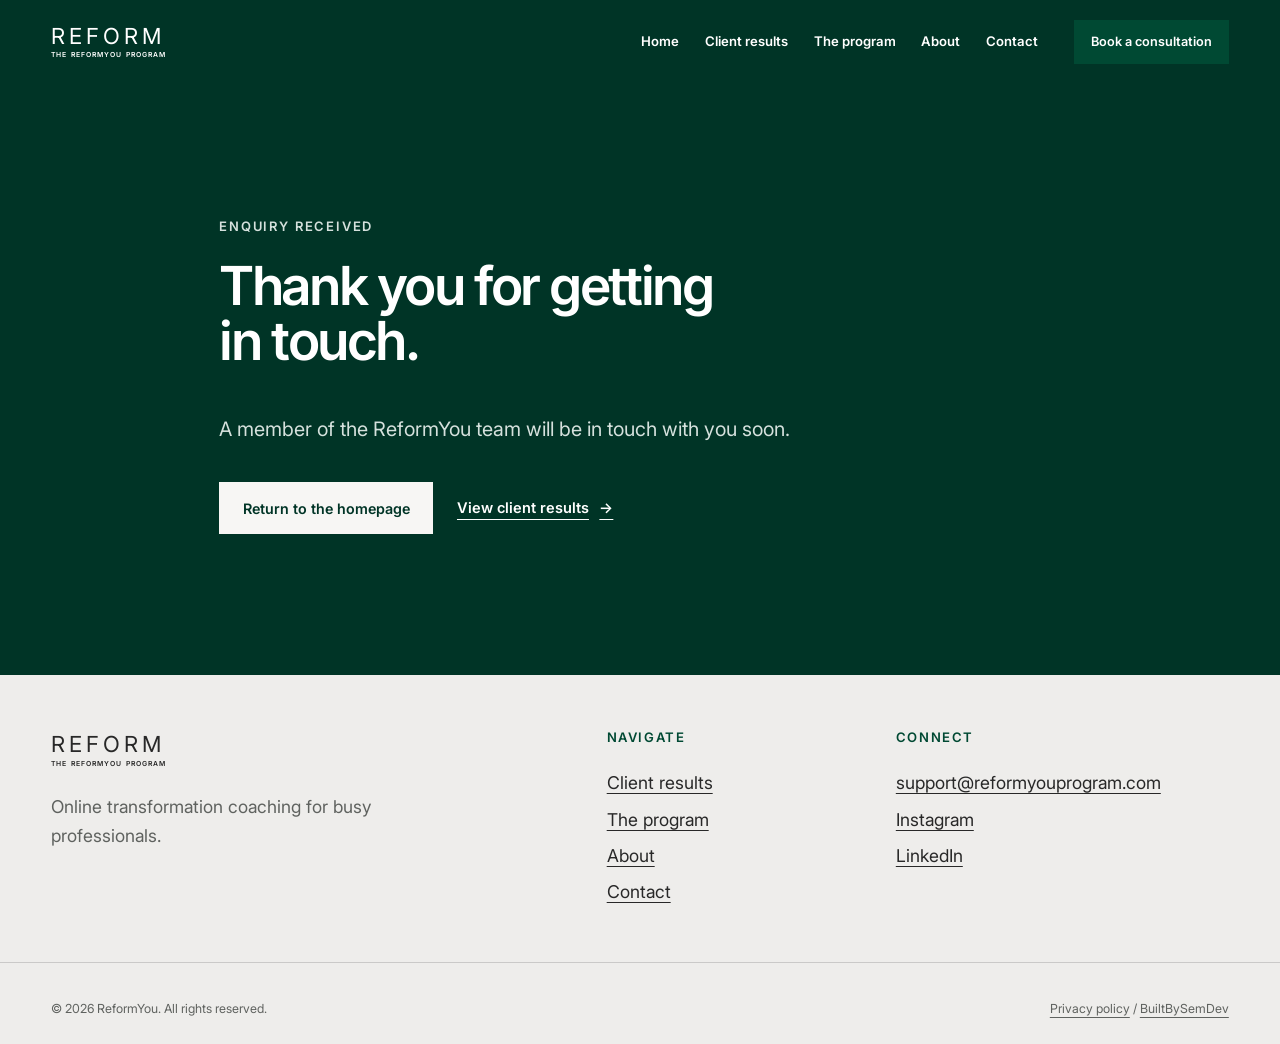
<file: thank-you/index.html>
<!doctype html>
<html lang="en-GB">
  <head>
    <meta charset="UTF-8" /><meta name="viewport" content="width=device-width, initial-scale=1.0" /><meta name="color-scheme" content="light" />
    <title>Thank You | ReformYou</title><meta name="description" content="Thank you for contacting ReformYou. A member of the team will be in touch soon." /><meta name="robots" content="noindex, follow" />
    <link rel="icon" type="image/png" sizes="32x32" href="/assets/images/reformyou_fc.png" /><meta name="theme-color" content="#003426" />
    <link rel="preload" href="/assets/fonts/inter-regular.woff2" as="font" type="font/woff2" crossorigin /><link rel="preload" href="/assets/fonts/inter-semibold.woff2" as="font" type="font/woff2" crossorigin />
    <link rel="stylesheet" href="/assets/css/site-root.css" /><link rel="stylesheet" href="/assets/css/site-global.css" /><link rel="stylesheet" href="/assets/css/pages.css" />
  </head>
  <body class="utility-page">
    <a class="skip-link" href="#main-content">Skip to main content</a>
    <header class="site-header" data-header><div class="container header-inner"><a class="wordmark" href="/" aria-label="ReformYou home"><span class="wordmark-main">REFORM</span><span class="wordmark-sub">THE REFORMYOU PROGRAM</span></a><button class="menu-toggle" type="button" aria-expanded="false" aria-controls="primary-navigation" aria-label="Open navigation" data-menu-toggle><span></span><span></span></button><nav class="primary-nav" id="primary-navigation" aria-label="Primary navigation" data-navigation><ul><li><a href="/">Home</a></li><li><a href="/results/">Client results</a></li><li><a href="/the-program/">The program</a></li><li><a href="/about/">About</a></li><li><a href="/contact/">Contact</a></li></ul><a class="button button-small" href="https://nqi8n575vzg.typeform.com/to/FJthHBRt" target="_blank" rel="noopener noreferrer">Book a consultation</a></nav></div></header>
    <main id="main-content" tabindex="-1"><section class="utility-hero" aria-labelledby="thank-you-title"><div class="container utility-copy" data-reveal><p class="eyebrow">Enquiry received</p><h1 id="thank-you-title">Thank you for getting in touch.</h1><p>A member of the ReformYou team will be in touch with you soon.</p><div class="page-hero-actions"><a class="button button-light" href="/">Return to the homepage</a><a class="text-link text-link-light" href="/results/">View client results <span aria-hidden="true">&#8594;</span></a></div></div></section></main>
    <footer class="site-footer"><div class="container footer-grid"><div class="footer-brand"><a class="wordmark" href="/" aria-label="ReformYou home"><span class="wordmark-main">REFORM</span><span class="wordmark-sub">THE REFORMYOU PROGRAM</span></a><p>Online transformation coaching for busy professionals.</p></div><div><h2>Navigate</h2><ul><li><a href="/results/">Client results</a></li><li><a href="/the-program/">The program</a></li><li><a href="/about/">About</a></li><li><a href="/contact/">Contact</a></li></ul></div><div><h2>Connect</h2><ul><li><a href="mailto:support@reformyouprogram.com">support@reformyouprogram.com</a></li><li><a href="https://www.instagram.com/dominicoddy/?hl=en" target="_blank" rel="noopener noreferrer">Instagram</a></li><li><a href="https://www.linkedin.com/in/dom-oddy-aa098a231/" target="_blank" rel="noopener noreferrer">LinkedIn</a></li></ul></div></div><div class="container footer-bottom"><p>&copy; 2026 ReformYou. All rights reserved.</p><p><a href="/privacy-policy/">Privacy policy</a> <span aria-hidden="true">/</span> <a href="https://builtbysemdev.com" target="_blank" rel="noopener noreferrer">BuiltBySemDev</a></p></div></footer>
    <script src="/assets/js/vendor/gsap.min.js" defer></script><script src="/assets/js/vendor/ScrollTrigger.min.js" defer></script><script src="/assets/js/home.js" defer></script>
  </body>
</html>
</file>
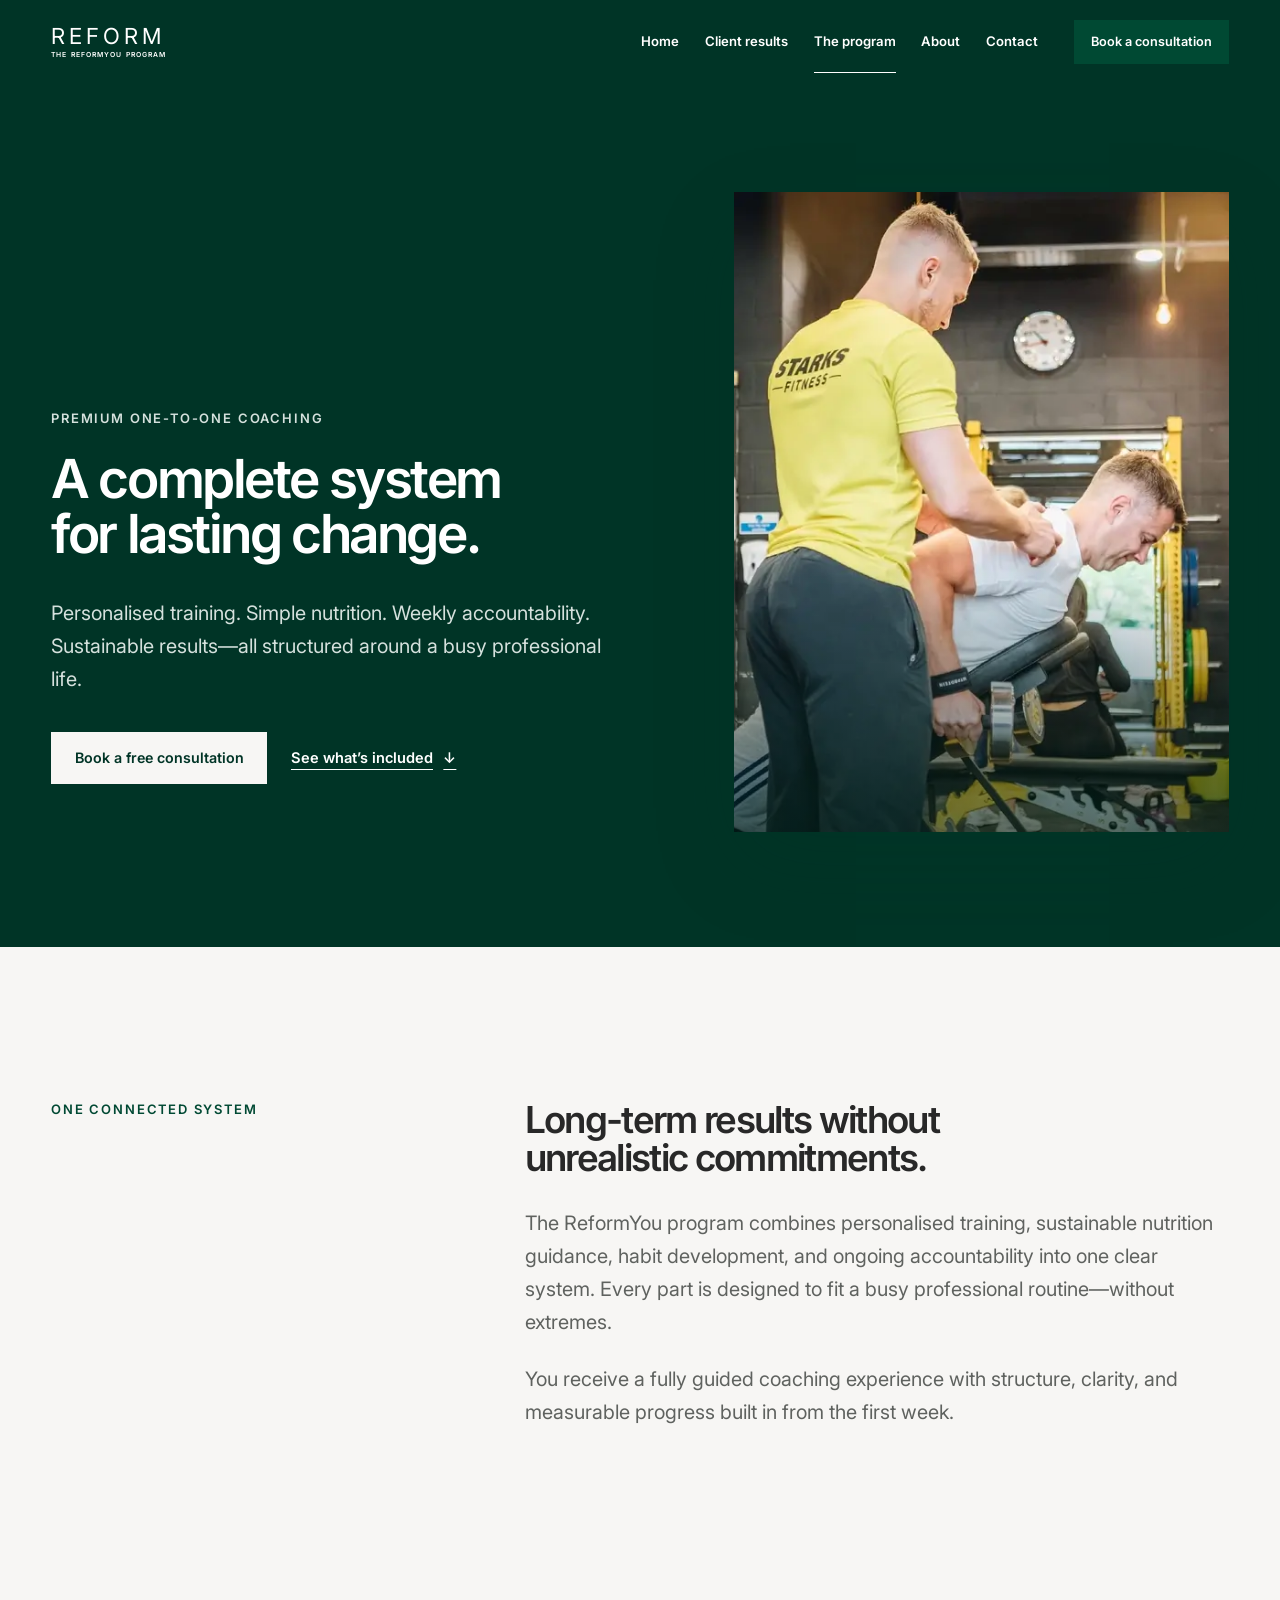
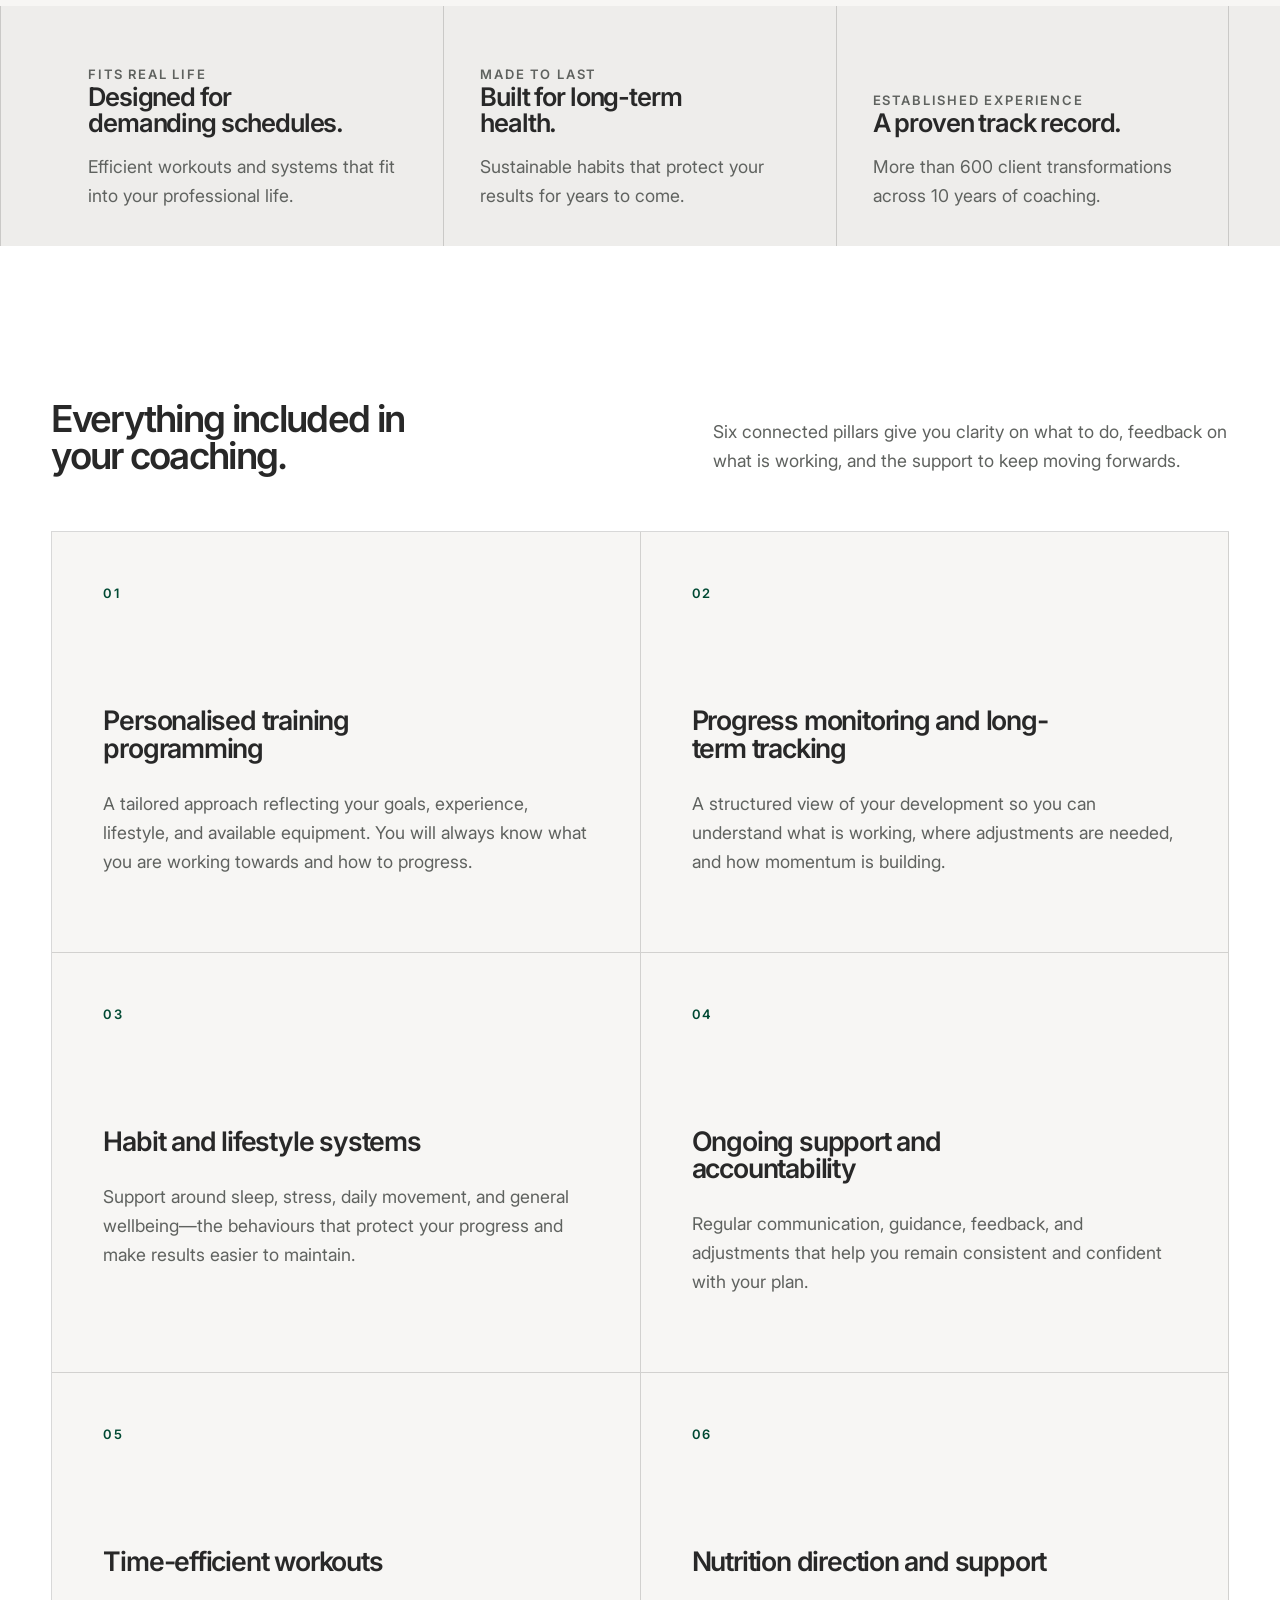
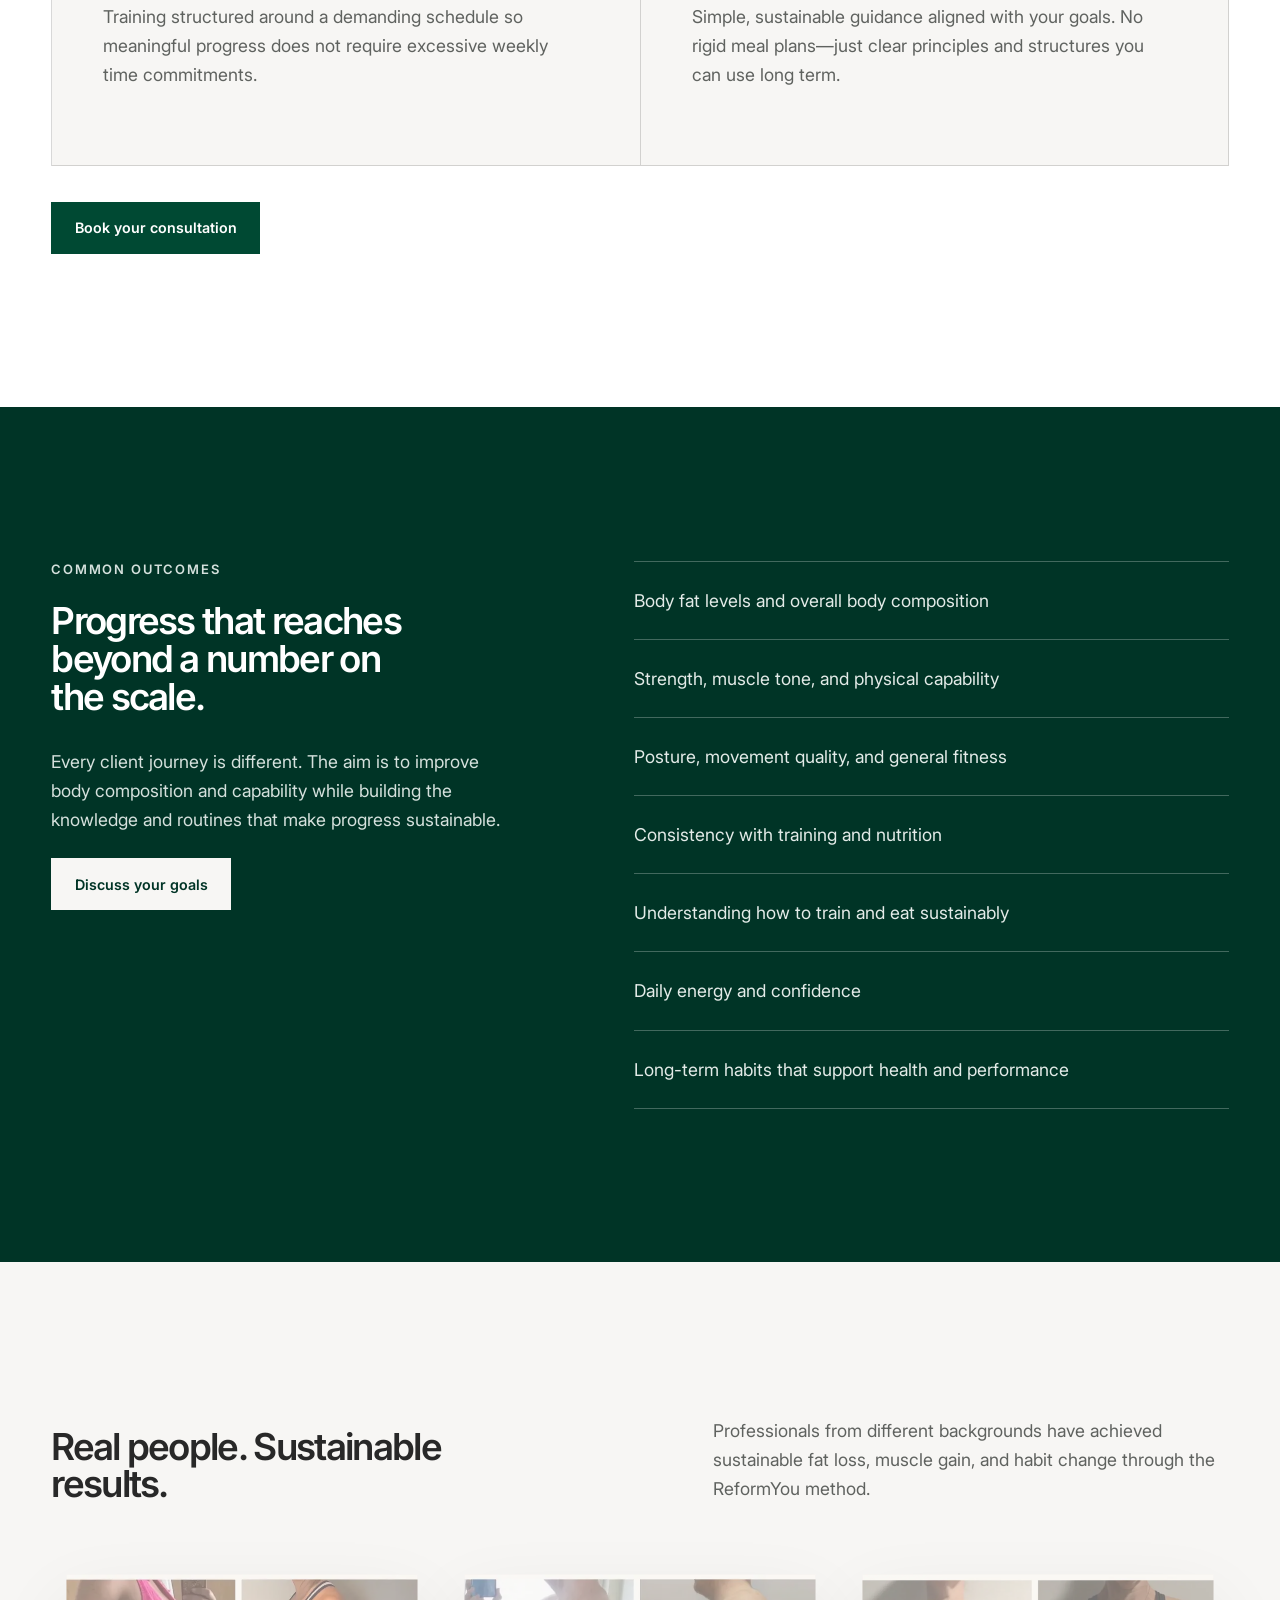
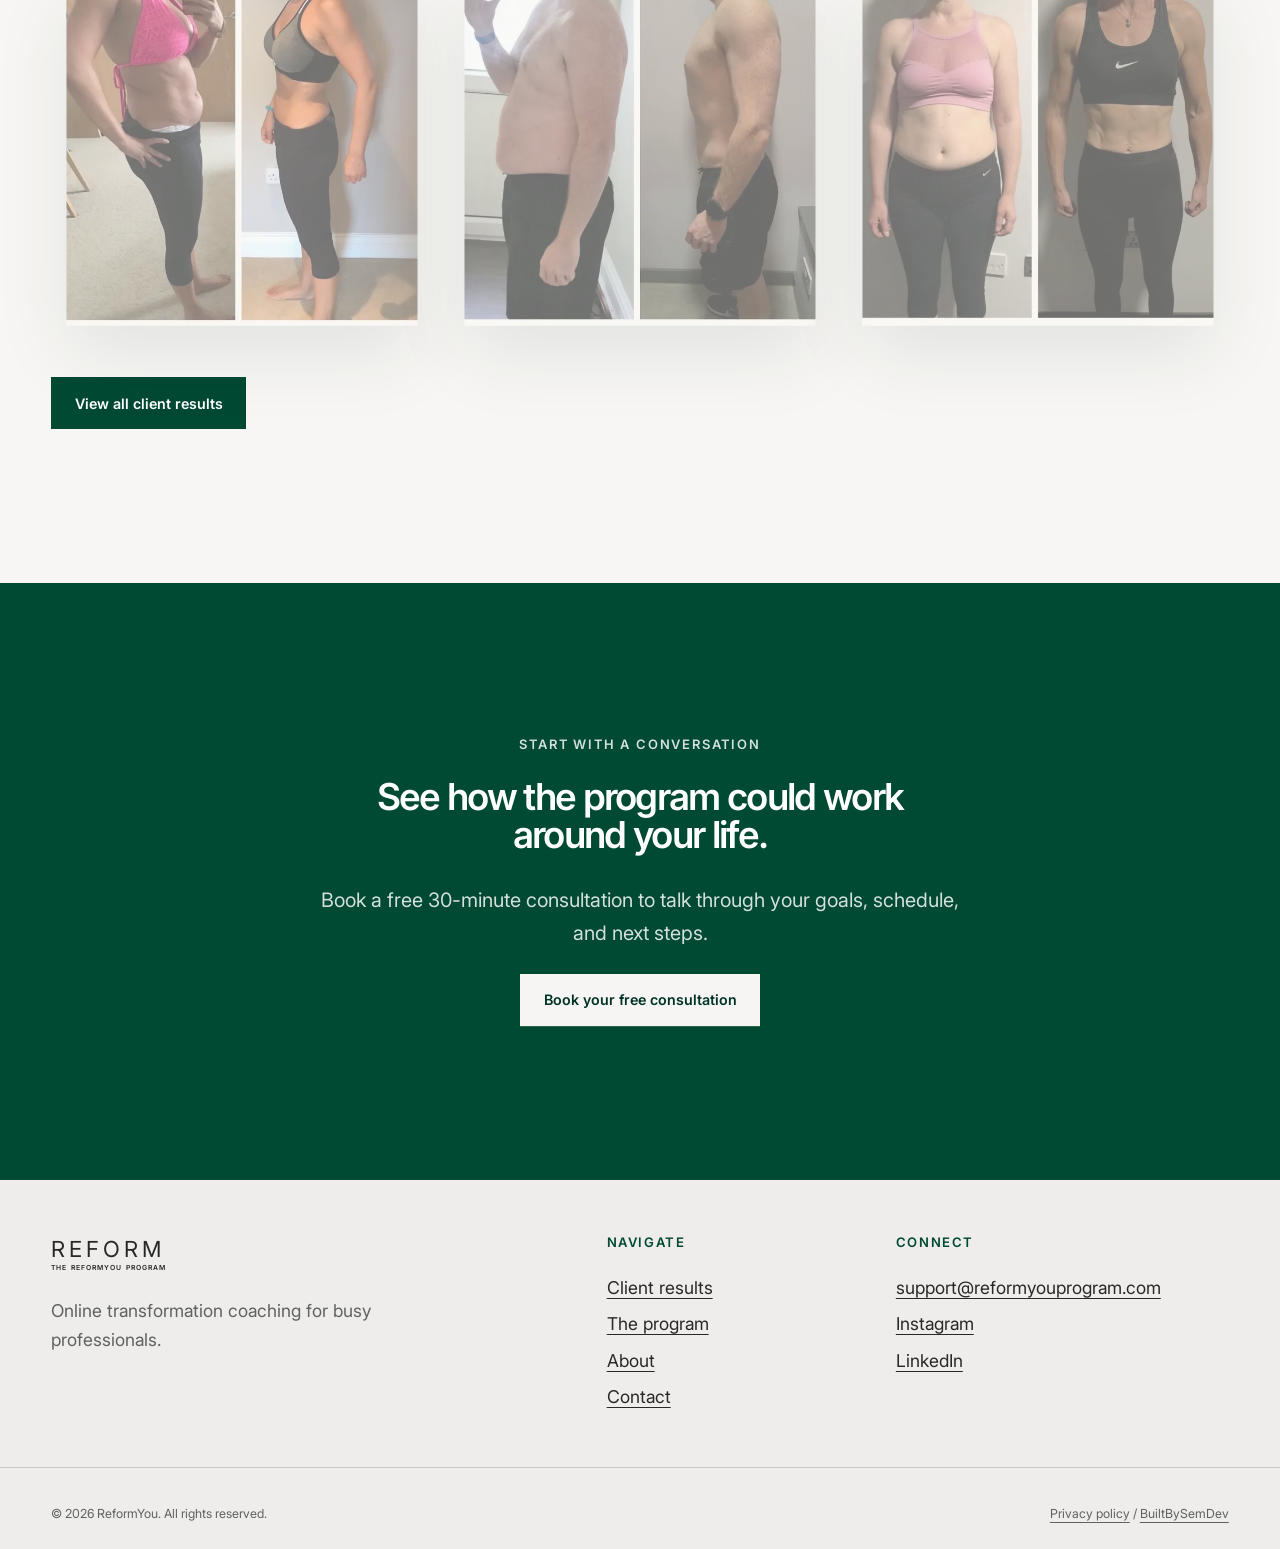
<file: the-program/index.html>
<!doctype html>
<html lang="en-GB">
  <head>
    <meta charset="UTF-8" />
    <meta name="viewport" content="width=device-width, initial-scale=1.0" />
    <meta name="color-scheme" content="light" />
    <title>The ReformYou Program | Online Transformation Coaching</title>
    <meta
      name="description"
      content="Explore the ReformYou coaching program: personalised training, sustainable nutrition, habit systems, and weekly accountability for busy professionals."
    />
    <link rel="canonical" href="https://reformyouprogram.co.uk/the-program/" />
    <meta
      name="robots"
      content="index, follow, max-snippet:-1, max-image-preview:large, max-video-preview:-1"
    />
    <link
      rel="icon"
      type="image/png"
      sizes="32x32"
      href="/assets/images/reformyou_fc.png"
    />
    <link rel="apple-touch-icon" href="/assets/images/reformyou_fc.png" />
    <meta name="theme-color" content="#003426" />
    <link
      rel="preload"
      href="/assets/fonts/inter-regular.woff2"
      as="font"
      type="font/woff2"
      crossorigin
    />
    <link
      rel="preload"
      href="/assets/fonts/inter-semibold.woff2"
      as="font"
      type="font/woff2"
      crossorigin
    />
    <link
      rel="preload"
      as="image"
      href="/assets/images/reformyou_train.webp"
      fetchpriority="high"
    />
    <link rel="stylesheet" href="/assets/css/site-root.css" />
    <link rel="stylesheet" href="/assets/css/site-global.css" />
    <link rel="stylesheet" href="/assets/css/pages.css" />
    <meta property="og:type" content="website" />
    <meta property="og:site_name" content="ReformYou Program" />
    <meta
      property="og:url"
      content="https://reformyouprogram.co.uk/the-program/"
    />
    <meta
      property="og:title"
      content="The ReformYou Program | Online Transformation Coaching"
    />
    <meta
      property="og:description"
      content="A structured, long-term coaching system designed for busy professionals."
    />
    <meta
      property="og:image"
      content="https://reformyouprogram.co.uk/assets/images/reformyou_socialcard.jpg"
    />

    <script type="application/ld+json">
      {
        "@context": "https://schema.org",
        "@type": "WebPage",
        "@id": "https://reformyouprogram.co.uk/the-program/#webpage",
        "url": "https://reformyouprogram.co.uk/the-program/",
        "name": "The ReformYou Program | Online Transformation Coaching",
        "description": "Explore the ReformYou coaching program: personalised training, sustainable nutrition, habit systems and weekly accountability for busy professionals.",
        "inLanguage": "en-GB",
        "isPartOf": {
          "@id": "https://reformyouprogram.co.uk/#website"
        },
        "about": {
          "@id": "https://reformyouprogram.co.uk/the-program/#service"
        },
        "mainEntity": {
          "@id": "https://reformyouprogram.co.uk/the-program/#service"
        },
        "breadcrumb": {
          "@id": "https://reformyouprogram.co.uk/the-program/#breadcrumb"
        },
        "primaryImageOfPage": {
          "@type": "ImageObject",
          "@id": "https://reformyouprogram.co.uk/the-program/#primary-image",
          "url": "https://reformyouprogram.co.uk/assets/images/reformyou_train.webp",
          "contentUrl": "https://reformyouprogram.co.uk/assets/images/reformyou_train.webp",
          "width": 563,
          "height": 750,
          "caption": "Dom Oddy coaching a client during a gym session"
        },
        "publisher": {
          "@id": "https://reformyouprogram.co.uk/#organization"
        }
      }
    </script>

    <script type="application/ld+json">
      {
        "@context": "https://schema.org",
        "@type": "Service",
        "@id": "https://reformyouprogram.co.uk/the-program/#service",
        "name": "The ReformYou Program",
        "alternateName": "ReformYou Online Transformation Coaching",
        "url": "https://reformyouprogram.co.uk/the-program/",
        "serviceType": "Personalised online transformation coaching",
        "category": [
          "Online fitness coaching",
          "Personal training",
          "Nutrition coaching",
          "Habit development",
          "Lifestyle coaching",
          "Accountability coaching"
        ],
        "description": "A complete one-to-one online coaching system combining personalised training, sustainable nutrition, habit development, progress monitoring and ongoing accountability for busy professionals.",
        "provider": {
          "@id": "https://reformyouprogram.co.uk/#organization"
        },
        "areaServed": {
          "@type": "Place",
          "name": "Worldwide"
        },
        "audience": {
          "@type": "Audience",
          "audienceType": "Busy professionals seeking sustainable improvements to their fitness, body composition, nutrition and health habits"
        },
        "availableChannel": {
          "@type": "ServiceChannel",
          "serviceUrl": "https://reformyouprogram.co.uk/the-program/",
          "serviceLocation": {
            "@type": "VirtualLocation",
            "url": "https://reformyouprogram.co.uk/"
          }
        },
        "serviceOutput": [
          "Improved body composition",
          "Increased strength and physical capability",
          "Improved training and nutrition consistency",
          "Sustainable health and performance habits",
          "Improved daily energy and confidence"
        ],
        "offers": {
          "@type": "Offer",
          "@id": "https://reformyouprogram.co.uk/the-program/#offer",
          "url": "https://nqi8n575vzg.typeform.com/to/FJthHBRt",
          "availability": "https://schema.org/InStock",
          "seller": {
            "@id": "https://reformyouprogram.co.uk/#organization"
          },
          "itemOffered": {
            "@id": "https://reformyouprogram.co.uk/the-program/#service"
          }
        },
        "hasOfferCatalog": {
          "@type": "OfferCatalog",
          "name": "What is included in ReformYou coaching",
          "itemListElement": [
            {
              "@type": "Offer",
              "position": 1,
              "itemOffered": {
                "@type": "Service",
                "name": "Personalised Training Programming",
                "description": "Tailored training reflecting each client's goals, experience, lifestyle and available equipment."
              }
            },
            {
              "@type": "Offer",
              "position": 2,
              "itemOffered": {
                "@type": "Service",
                "name": "Progress Monitoring and Long-Term Tracking",
                "description": "Structured progress tracking to identify what is working and where adjustments are required."
              }
            },
            {
              "@type": "Offer",
              "position": 3,
              "itemOffered": {
                "@type": "Service",
                "name": "Habit and Lifestyle Systems",
                "description": "Support around sleep, stress, daily movement and general wellbeing."
              }
            },
            {
              "@type": "Offer",
              "position": 4,
              "itemOffered": {
                "@type": "Service",
                "name": "Ongoing Support and Accountability",
                "description": "Regular communication, guidance, feedback and coaching adjustments."
              }
            },
            {
              "@type": "Offer",
              "position": 5,
              "itemOffered": {
                "@type": "Service",
                "name": "Time-Efficient Workouts",
                "description": "Training structured around demanding professional schedules."
              }
            },
            {
              "@type": "Offer",
              "position": 6,
              "itemOffered": {
                "@type": "Service",
                "name": "Nutrition Direction and Support",
                "description": "Simple and sustainable nutrition guidance without rigid meal plans."
              }
            }
          ]
        }
      }
    </script>

    <script type="application/ld+json">
      {
        "@context": "https://schema.org",
        "@type": "BreadcrumbList",
        "@id": "https://reformyouprogram.co.uk/the-program/#breadcrumb",
        "itemListElement": [
          {
            "@type": "ListItem",
            "position": 1,
            "name": "Home",
            "item": "https://reformyouprogram.co.uk/"
          },
          {
            "@type": "ListItem",
            "position": 2,
            "name": "The Program",
            "item": "https://reformyouprogram.co.uk/the-program/"
          }
        ]
      }
    </script>
  </head>
  <body>
    <a class="skip-link" href="#main-content">Skip to main content</a>
    <header class="site-header" data-header>
      <div class="container header-inner">
        <a class="wordmark" href="/" aria-label="ReformYou home"
          ><span class="wordmark-main">REFORM</span
          ><span class="wordmark-sub">THE REFORMYOU PROGRAM</span></a
        ><button
          class="menu-toggle"
          type="button"
          aria-expanded="false"
          aria-controls="primary-navigation"
          aria-label="Open navigation"
          data-menu-toggle
        >
          <span></span><span></span>
        </button>
        <nav
          class="primary-nav"
          id="primary-navigation"
          aria-label="Primary navigation"
          data-navigation
        >
          <ul>
            <li><a href="/">Home</a></li>
            <li><a href="/results/">Client results</a></li>
            <li><a href="/the-program/" aria-current="page">The program</a></li>
            <li><a href="/about/">About</a></li>
            <li><a href="/contact/">Contact</a></li>
          </ul>
          <a
            class="button button-small"
            href="https://nqi8n575vzg.typeform.com/to/FJthHBRt"
            target="_blank"
            rel="noopener noreferrer"
            >Book a consultation</a
          >
        </nav>
      </div>
    </header>

    <main id="main-content" tabindex="-1">
      <section class="page-hero" aria-labelledby="program-title">
        <div class="container page-hero-grid">
          <div class="page-hero-copy" data-reveal>
            <p class="eyebrow">Premium one-to-one coaching</p>
            <h1 id="program-title">A complete system for lasting change.</h1>
            <p>
              Personalised training. Simple nutrition. Weekly accountability.
              Sustainable results—all structured around a busy professional
              life.
            </p>
            <div class="page-hero-actions">
              <a
                class="button button-light"
                href="https://nqi8n575vzg.typeform.com/to/FJthHBRt"
                target="_blank"
                rel="noopener noreferrer"
                >Book a free consultation</a
              ><a class="text-link text-link-light" href="#included"
                >See what’s included <span aria-hidden="true">&#8595;</span></a
              >
            </div>
          </div>
          <figure class="page-hero-media" data-media-reveal>
            <img
              src="/assets/images/reformyou_train.webp"
              alt="Dom Oddy coaching a client during a gym session"
              width="563"
              height="750"
              fetchpriority="high"
            />
          </figure>
        </div>
      </section>

      <section class="editorial-intro" aria-labelledby="program-intro-title">
        <div class="container editorial-grid">
          <p class="eyebrow">One connected system</p>
          <div class="editorial-copy" data-reveal>
            <h2 id="program-intro-title">
              Long-term results without unrealistic commitments.
            </h2>
            <p>
              The ReformYou program combines personalised training, sustainable
              nutrition guidance, habit development, and ongoing accountability
              into one clear system. Every part is designed to fit a busy
              professional routine—without extremes.
            </p>
            <p>
              You receive a fully guided coaching experience with structure,
              clarity, and measurable progress built in from the first week.
            </p>
          </div>
        </div>
      </section>

      <section class="proof-band" aria-label="What makes the program different">
        <div class="container proof-band-grid">
          <article data-reveal>
            <p class="eyebrow">Fits real life</p>
            <h2>Designed for demanding schedules.</h2>
            <p>
              Efficient workouts and systems that fit into your professional
              life.
            </p>
          </article>
          <article data-reveal>
            <p class="eyebrow">Made to last</p>
            <h2>Built for long-term health.</h2>
            <p>
              Sustainable habits that protect your results for years to come.
            </p>
          </article>
          <article data-reveal>
            <p class="eyebrow">Established experience</p>
            <h2>A proven track record.</h2>
            <p>
              More than 600 client transformations across 10 years of coaching.
            </p>
          </article>
        </div>
      </section>

      <section
        class="program-pillars"
        id="included"
        aria-labelledby="included-title"
      >
        <div class="container">
          <div class="split-heading" data-reveal>
            <h2 id="included-title">Everything included in your coaching.</h2>
            <p>
              Six connected pillars give you clarity on what to do, feedback on
              what is working, and the support to keep moving forwards.
            </p>
          </div>
          <ol class="pillar-grid">
            <li data-reveal>
              <span class="pillar-number">01</span>
              <h3>Personalised training programming</h3>
              <p>
                A tailored approach reflecting your goals, experience,
                lifestyle, and available equipment. You will always know what
                you are working towards and how to progress.
              </p>
            </li>
            <li data-reveal>
              <span class="pillar-number">02</span>
              <h3>Progress monitoring and long-term tracking</h3>
              <p>
                A structured view of your development so you can understand what
                is working, where adjustments are needed, and how momentum is
                building.
              </p>
            </li>
            <li data-reveal>
              <span class="pillar-number">03</span>
              <h3>Habit and lifestyle systems</h3>
              <p>
                Support around sleep, stress, daily movement, and general
                wellbeing—the behaviours that protect your progress and make
                results easier to maintain.
              </p>
            </li>
            <li data-reveal>
              <span class="pillar-number">04</span>
              <h3>Ongoing support and accountability</h3>
              <p>
                Regular communication, guidance, feedback, and adjustments that
                help you remain consistent and confident with your plan.
              </p>
            </li>
            <li data-reveal>
              <span class="pillar-number">05</span>
              <h3>Time-efficient workouts</h3>
              <p>
                Training structured around a demanding schedule so meaningful
                progress does not require excessive weekly time commitments.
              </p>
            </li>
            <li data-reveal>
              <span class="pillar-number">06</span>
              <h3>Nutrition direction and support</h3>
              <p>
                Simple, sustainable guidance aligned with your goals. No rigid
                meal plans—just clear principles and structures you can use long
                term.
              </p>
            </li>
          </ol>
          <div class="action-row">
            <a
              class="button"
              href="https://nqi8n575vzg.typeform.com/to/FJthHBRt"
              target="_blank"
              rel="noopener noreferrer"
              >Book your consultation</a
            >
          </div>
        </div>
      </section>

      <section class="outcomes" aria-labelledby="outcomes-title">
        <div class="container outcomes-grid">
          <div class="outcomes-copy" data-reveal>
            <p class="eyebrow">Common outcomes</p>
            <h2 id="outcomes-title">
              Progress that reaches beyond a number on the scale.
            </h2>
            <p>
              Every client journey is different. The aim is to improve body
              composition and capability while building the knowledge and
              routines that make progress sustainable.
            </p>
            <a
              class="button button-light"
              href="https://nqi8n575vzg.typeform.com/to/FJthHBRt"
              target="_blank"
              rel="noopener noreferrer"
              >Discuss your goals</a
            >
          </div>
          <ul class="outcome-list" data-reveal>
            <li>Body fat levels and overall body composition</li>
            <li>Strength, muscle tone, and physical capability</li>
            <li>Posture, movement quality, and general fitness</li>
            <li>Consistency with training and nutrition</li>
            <li>Understanding how to train and eat sustainably</li>
            <li>Daily energy and confidence</li>
            <li>Long-term habits that support health and performance</li>
          </ul>
        </div>
      </section>

      <section
        class="featured-results"
        aria-labelledby="featured-results-title"
      >
        <div class="container">
          <div class="split-heading" data-reveal>
            <h2 id="featured-results-title">
              Real people. Sustainable results.
            </h2>
            <p>
              Professionals from different backgrounds have achieved sustainable
              fat loss, muscle gain, and habit change through the ReformYou
              method.
            </p>
          </div>
          <div class="transformation-grid">
            <figure class="transformation-card" data-media-reveal>
              <img
                src="/assets/images/result7.webp"
                alt="Female ReformYou client before and after transformation"
                width="1080"
                height="1080"
                loading="lazy"
              />
            </figure>
            <figure class="transformation-card" data-media-reveal>
              <img
                src="/assets/images/result8.webp"
                alt="Male ReformYou client before and after transformation"
                width="1080"
                height="1080"
                loading="lazy"
              />
            </figure>
            <figure class="transformation-card" data-media-reveal>
              <img
                src="/assets/images/result1.webp"
                alt="ReformYou client body transformation result"
                width="1080"
                height="1080"
                loading="lazy"
              />
            </figure>
          </div>
          <div class="action-row">
            <a class="button" href="/results/">View all client results</a>
          </div>
        </div>
      </section>

      <section class="page-cta" aria-labelledby="program-cta-title">
        <div class="container page-cta-inner" data-reveal>
          <p class="eyebrow">Start with a conversation</p>
          <h2 id="program-cta-title">
            See how the program could work around your life.
          </h2>
          <p>
            Book a free 30-minute consultation to talk through your goals,
            schedule, and next steps.
          </p>
          <a
            class="button button-light"
            href="https://nqi8n575vzg.typeform.com/to/FJthHBRt"
            target="_blank"
            rel="noopener noreferrer"
            >Book your free consultation</a
          >
        </div>
      </section>
    </main>

    <footer class="site-footer">
      <div class="container footer-grid">
        <div class="footer-brand">
          <a class="wordmark" href="/" aria-label="ReformYou home"
            ><span class="wordmark-main">REFORM</span
            ><span class="wordmark-sub">THE REFORMYOU PROGRAM</span></a
          >
          <p>Online transformation coaching for busy professionals.</p>
        </div>
        <div>
          <h2>Navigate</h2>
          <ul>
            <li><a href="/results/">Client results</a></li>
            <li><a href="/the-program/">The program</a></li>
            <li><a href="/about/">About</a></li>
            <li><a href="/contact/">Contact</a></li>
          </ul>
        </div>
        <div>
          <h2>Connect</h2>
          <ul>
            <li>
              <a href="mailto:support@reformyouprogram.com"
                >support@reformyouprogram.com</a
              >
            </li>
            <li>
              <a
                href="https://www.instagram.com/dominicoddy/?hl=en"
                target="_blank"
                rel="noopener noreferrer"
                >Instagram</a
              >
            </li>
            <li>
              <a
                href="https://www.linkedin.com/in/dom-oddy-aa098a231/"
                target="_blank"
                rel="noopener noreferrer"
                >LinkedIn</a
              >
            </li>
          </ul>
        </div>
      </div>
      <div class="container footer-bottom">
        <p>&copy; 2026 ReformYou. All rights reserved.</p>
        <p>
          <a href="/privacy-policy/">Privacy policy</a>
          <span aria-hidden="true">/</span>
          <a
            href="https://builtbysemdev.com"
            target="_blank"
            rel="noopener noreferrer"
            >BuiltBySemDev</a
          >
        </p>
      </div>
    </footer>
    <script src="/assets/js/vendor/gsap.min.js" defer></script>
    <script src="/assets/js/vendor/ScrollTrigger.min.js" defer></script>
    <script src="/assets/js/home.js" defer></script>
  </body>
</html>
</file>
<file: assets/css/site-root.css>
@font-face {
  font-family: "Inter";
  src: url("../fonts/inter-regular.woff2") format("woff2");
  font-style: normal;
  font-weight: 400;
  font-display: swap;
}

@font-face {
  font-family: "Inter";
  src: url("../fonts/inter-semibold.woff2") format("woff2");
  font-style: normal;
  font-weight: 600;
  font-display: swap;
}

:root {
  --color-brand: #004933;
  --color-brand-deep: #003426;
  --color-ink: #282828;
  --color-ink-soft: #5f625f;
  --color-cream: #f7f6f4;
  --color-stone: #eeedeb;
  --color-stone-deep: #dedbd5;
  --color-white: #ffffff;
  --color-line: rgba(40, 40, 40, 0.18);
  --font-heading: "Inter", system-ui, sans-serif;
  --font-body: "Inter", system-ui, sans-serif;
  --text-small: 0.8125rem;
  --text-body: clamp(1rem, 0.96rem + 0.18vw, 1.125rem);
  --text-lead: clamp(1.08rem, 1.02rem + 0.28vw, 1.3rem);
  --heading-1: clamp(3rem, 4.2vw, 4.65rem);
  --heading-2: clamp(2.1rem, 2.9vw, 3.3rem);
  --heading-3: clamp(1.3rem, 1.4vw, 1.6rem);
  --space-2xs: 0.5rem;
  --space-xs: 0.75rem;
  --space-sm: 1rem;
  --space-md: 1.5rem;
  --space-lg: 2.25rem;
  --space-xl: 3.5rem;
  --space-2xl: clamp(5rem, 9vw, 8rem);
  --space-3xl: clamp(6.5rem, 12vw, 11rem);
  --container-max: 86rem;
  --container-gutter: clamp(1.25rem, 4vw, 4rem);
  --radius-small: 0.4rem;
  --radius-medium: 0.8rem;
  --transition-fast: 180ms ease;
  --transition-slow: 650ms cubic-bezier(0.22, 1, 0.36, 1);
  --shadow-media: 0 2rem 5rem rgba(0, 52, 38, 0.16);
}
</file>
<file: assets/css/site-global.css>
*,
*::before,
*::after {
  box-sizing: border-box;
}

html {
  scroll-behavior: smooth;
  scroll-padding-top: 6.5rem;
}

body {
  margin: 0;
  background: var(--color-cream);
  color: var(--color-ink);
  font-family: var(--font-body);
  font-size: var(--text-body);
  line-height: 1.65;
  overflow-x: hidden;
  text-rendering: optimizeLegibility;
}

body.menu-open {
  overflow: hidden;
}

main {
  overflow-x: hidden;
  width: 100%;
  max-width: 100%;
}

img {
  display: block;
  max-width: 100%;
}

a {
  color: inherit;
}

button,
a {
  -webkit-tap-highlight-color: transparent;
}

button,
input,
textarea,
select {
  font: inherit;
}

h1,
h2,
h3,
p,
figure,
blockquote {
  margin-top: 0;
}

h1,
h2,
h3 {
  color: inherit;
  font-family: var(--font-heading);
  font-weight: 600;
  letter-spacing: -0.045em;
  line-height: 1.02;
}

h1 {
  font-size: var(--heading-1);
}

h2 {
  font-size: var(--heading-2);
}

h3 {
  font-size: var(--heading-3);
}

p {
  margin-bottom: var(--space-md);
}

.container {
  width: min(100%, var(--container-max));
  margin-inline: auto;
  padding-inline: var(--container-gutter);
}

.skip-link {
  position: fixed;
  top: 0.75rem;
  left: 0.75rem;
  z-index: 1000;
  padding: 0.75rem 1rem;
  background: var(--color-white);
  color: var(--color-brand);
  font-weight: 600;
  transform: translateY(-150%);
}

.skip-link:focus {
  transform: translateY(0);
}

:focus-visible {
  outline: 3px solid var(--color-white);
  outline-offset: 3px;
  box-shadow: 0 0 0 6px var(--color-brand);
}

.visually-hidden {
  width: 1px;
  height: 1px;
  position: absolute;
  padding: 0;
  margin: -1px;
  overflow: hidden;
  clip: rect(0, 0, 0, 0);
  white-space: nowrap;
  border: 0;
}

.eyebrow,
.card-kicker {
  margin-bottom: var(--space-md);
  color: var(--color-brand);
  font-size: var(--text-small);
  font-weight: 600;
  letter-spacing: 0.14em;
  line-height: 1.35;
  text-transform: uppercase;
}

.button {
  display: inline-flex;
  min-height: 3.25rem;
  align-items: center;
  justify-content: center;
  padding: 0.85rem 1.4rem;
  border: 1px solid var(--color-brand);
  border-radius: 0;
  background: var(--color-brand);
  color: var(--color-white);
  font-size: 0.9rem;
  font-weight: 600;
  line-height: 1.2;
  text-align: center;
  text-decoration: none;
  transition: background-color var(--transition-fast), color var(--transition-fast), transform var(--transition-fast);
}

.button:hover {
  background: var(--color-brand-deep);
  transform: translateY(-2px);
}

.button-light {
  border-color: var(--color-cream);
  background: var(--color-cream);
  color: var(--color-brand-deep);
}

.button-light:hover {
  background: var(--color-white);
}

.button-small {
  min-height: 2.75rem;
  padding: 0.7rem 1rem;
  font-size: 0.8rem;
}

.text-link {
  display: inline-flex;
  min-height: 2.75rem;
  align-items: center;
  gap: 0.65rem;
  color: var(--color-brand);
  font-size: 0.92rem;
  font-weight: 600;
  text-underline-offset: 0.35rem;
}

.text-link span {
  transition: transform var(--transition-fast);
}

.text-link:hover span {
  transform: translateX(0.3rem);
}

.text-link-light {
  color: var(--color-white);
}

.site-header {
  position: fixed;
  top: 0;
  right: 0;
  left: 0;
  z-index: 100;
  color: var(--color-white);
  transition: background-color var(--transition-fast), color var(--transition-fast), box-shadow var(--transition-fast);
}

.site-header.is-scrolled,
.site-header.is-open {
  background: rgba(247, 246, 244, 0.96);
  color: var(--color-ink);
  box-shadow: 0 1px 0 var(--color-line);
  backdrop-filter: blur(14px);
}

.header-inner {
  min-height: 5.25rem;
  display: flex;
  align-items: center;
  justify-content: space-between;
  gap: var(--space-lg);
}

.wordmark {
  display: inline-flex;
  flex-direction: column;
  flex: 0 0 auto;
  color: inherit;
  line-height: 1;
  text-decoration: none;
}

.wordmark-main {
  font-size: 1.38rem;
  font-weight: 400;
  letter-spacing: 0.18em;
}

.wordmark-sub {
  margin-top: 0.35rem;
  font-size: 0.43rem;
  font-weight: 600;
  letter-spacing: 0.16em;
}

.primary-nav {
  display: flex;
  align-items: center;
  gap: var(--space-lg);
}

.primary-nav ul {
  display: flex;
  align-items: center;
  gap: clamp(1rem, 2vw, 2rem);
  padding: 0;
  margin: 0;
  list-style: none;
}

.primary-nav ul a {
  position: relative;
  display: inline-flex;
  min-height: 2.75rem;
  align-items: center;
  font-size: 0.83rem;
  font-weight: 600;
  text-decoration: none;
}

.primary-nav ul a::after {
  content: "";
  position: absolute;
  right: 0;
  bottom: -0.55rem;
  left: 0;
  height: 1px;
  background: currentColor;
  transform: scaleX(0);
  transform-origin: right;
  transition: transform var(--transition-fast);
}

.primary-nav ul a:hover::after,
.primary-nav ul a[aria-current="page"]::after {
  transform: scaleX(1);
  transform-origin: left;
}

.menu-toggle {
  display: none;
  width: 3rem;
  height: 3rem;
  padding: 0;
  border: 0;
  background: transparent;
  color: inherit;
}

.menu-toggle span {
  display: block;
  width: 1.6rem;
  height: 1px;
  margin: 0.38rem auto;
  background: currentColor;
  transition: transform var(--transition-fast);
}

.site-footer {
  padding: var(--space-xl) 0 var(--space-md);
  background: var(--color-stone);
}

.footer-grid {
  display: grid;
  grid-template-columns: 1.5fr 0.7fr 1fr;
  gap: var(--space-xl);
}

.footer-brand p {
  max-width: 22rem;
  margin-top: var(--space-md);
  color: var(--color-ink-soft);
}

.site-footer h2 {
  margin-bottom: var(--space-md);
  color: var(--color-brand);
  font-size: 0.82rem;
  letter-spacing: 0.12em;
  text-transform: uppercase;
}

.site-footer ul {
  display: grid;
  gap: 0.45rem;
  padding: 0;
  margin: 0;
  list-style: none;
}

.site-footer a {
  text-decoration-thickness: 1px;
  text-underline-offset: 0.25rem;
}

.site-footer li a {
  display: inline-flex;
  min-height: 1.75rem;
  align-items: center;
}

.footer-bottom {
  display: flex;
  justify-content: space-between;
  gap: var(--space-md);
  padding-top: var(--space-lg);
  margin-top: var(--space-xl);
  border-top: 1px solid var(--color-line);
  color: var(--color-ink-soft);
  font-size: 0.78rem;
}

.footer-bottom p {
  margin: 0;
}

@media (max-width: 62rem) {
  .menu-toggle {
    display: block;
  }

  .site-header.is-open .menu-toggle span:first-child {
    transform: translateY(0.22rem) rotate(45deg);
  }

  .site-header.is-open .menu-toggle span:last-child {
    transform: translateY(-0.22rem) rotate(-45deg);
  }

  .primary-nav {
    position: fixed;
    top: 5.25rem;
    right: 0;
    left: 0;
    height: calc(100dvh - 5.25rem);
    padding: var(--space-xl) var(--container-gutter);
    background: var(--color-cream);
    color: var(--color-ink);
    flex-direction: column;
    align-items: stretch;
    justify-content: space-between;
    opacity: 0;
    pointer-events: none;
    transform: translateY(-1rem);
    transition: opacity var(--transition-fast), transform var(--transition-fast);
  }

  .site-header.is-open .primary-nav {
    opacity: 1;
    pointer-events: auto;
    transform: translateY(0);
  }

  .primary-nav ul {
    align-items: stretch;
    flex-direction: column;
    gap: 0;
  }

  .primary-nav ul a {
    display: block;
    padding: 0.7rem 0;
    border-bottom: 1px solid var(--color-line);
    font-size: clamp(1.4rem, 5vw, 2.3rem);
    font-weight: 400;
    letter-spacing: -0.03em;
  }

  .primary-nav ul a::after {
    display: none;
  }
}

@media (max-width: 44rem) {
  .footer-grid {
    grid-template-columns: 1fr;
  }

  .footer-bottom {
    flex-direction: column;
  }
}

@media (prefers-reduced-motion: reduce) {
  html {
    scroll-behavior: auto;
  }

  *,
  *::before,
  *::after {
    scroll-behavior: auto;
    transition-duration: 0.01ms !important;
    animation-duration: 0.01ms !important;
    animation-iteration-count: 1 !important;
  }
}
</file>
<file: assets/css/pages.css>
/* =========================
   SHARED PAGE HERO
========================= */
.page-hero {
  padding: clamp(9.5rem, 16vw, 12rem) 0 var(--space-2xl);
  background: var(--color-brand-deep);
  color: var(--color-white);
}

.page-hero-grid {
  display: grid;
  grid-template-columns: minmax(0, 1.08fr) minmax(20rem, 0.92fr);
  gap: clamp(3rem, 8vw, 8rem);
  align-items: end;
}

.page-hero-copy {
  max-width: 49rem;
  padding-bottom: clamp(1rem, 4vw, 3rem);
}

.page-hero .eyebrow {
  color: #d5e1dd;
}

.page-hero h1 {
  max-width: 13ch;
  margin-bottom: var(--space-lg);
}

.page-hero-copy > p:not(.eyebrow) {
  max-width: 41rem;
  color: #d5e1dd;
  font-size: var(--text-lead);
}

.page-hero-actions,
.action-row {
  display: flex;
  align-items: center;
  flex-wrap: wrap;
  gap: var(--space-md);
  margin-top: var(--space-lg);
}

.page-hero-media {
  position: relative;
  min-height: clamp(28rem, 50vw, 42rem);
  margin: 0;
  overflow: hidden;
  background: #173f34;
  box-shadow: var(--shadow-media);
}

.page-hero-media::after {
  content: "";
  position: absolute;
  inset: 0;
  background: linear-gradient(180deg, transparent 58%, rgba(0, 29, 21, 0.6));
  pointer-events: none;
}

.page-hero-media img {
  width: 100%;
  height: 100%;
  position: absolute;
  inset: 0;
  object-fit: cover;
  transition: transform var(--transition-slow);
}

.page-hero-media:hover img {
  transform: scale(1.035);
}

.page-hero--compact {
  padding-bottom: var(--space-xl);
}

.page-hero--compact .page-hero-grid {
  grid-template-columns: minmax(0, 1fr) minmax(16rem, 0.42fr);
}

.page-hero--compact .page-hero-media {
  min-height: clamp(18rem, 31vw, 28rem);
}

/* =========================
   EDITORIAL INTRO
========================= */
.editorial-intro {
  padding: var(--space-3xl) 0;
  background: var(--color-cream);
}

.editorial-grid {
  display: grid;
  grid-template-columns: minmax(13rem, 0.48fr) minmax(0, 1.52fr);
  gap: var(--space-xl);
  align-items: start;
}

.editorial-copy {
  max-width: 51rem;
  margin-left: auto;
}

.editorial-copy h2 {
  max-width: 18ch;
}

.editorial-copy p {
  max-width: 44rem;
  color: var(--color-ink-soft);
  font-size: var(--text-lead);
}

/* =========================
   MEDIA STORY
========================= */
.media-story {
  padding: var(--space-3xl) 0;
  background: var(--color-white);
}

.media-story-grid {
  display: grid;
  grid-template-columns: minmax(20rem, 0.83fr) minmax(0, 1.17fr);
  gap: clamp(3rem, 9vw, 9rem);
  align-items: center;
}

.media-story-grid--reverse {
  grid-template-columns: minmax(0, 1.17fr) minmax(20rem, 0.83fr);
}

.media-story-grid--reverse .media-frame {
  order: 2;
}

.media-frame {
  min-height: clamp(32rem, 58vw, 45rem);
  margin: 0;
  overflow: hidden;
  background: var(--color-stone);
  box-shadow: var(--shadow-media);
}

.media-frame img {
  width: 100%;
  height: 100%;
  object-fit: cover;
  transition: transform var(--transition-slow);
}

.media-frame:hover img {
  transform: scale(1.035);
}

.story-copy h2 {
  max-width: 17ch;
}

.story-copy > p:not(.eyebrow) {
  max-width: 43rem;
  color: var(--color-ink-soft);
}

/* =========================
   PRINCIPLES / BORDER LISTS
========================= */
.principles,
.method-section {
  padding: var(--space-3xl) 0;
  background: var(--color-stone);
}

.split-heading {
  display: grid;
  grid-template-columns: minmax(0, 1.08fr) minmax(18rem, 0.92fr);
  gap: var(--space-xl);
  align-items: end;
  margin-bottom: var(--space-xl);
}

.split-heading h2 {
  max-width: 17ch;
  margin-bottom: 0;
}

.split-heading > p {
  max-width: 37rem;
  margin-bottom: 0;
  color: var(--color-ink-soft);
}

.border-list {
  padding: 0;
  margin: 0;
  border-top: 1px solid var(--color-line);
  list-style: none;
}

.border-list li {
  display: grid;
  grid-template-columns: 4rem minmax(0, 0.85fr) minmax(18rem, 1.15fr);
  gap: var(--space-lg);
  align-items: start;
  padding: var(--space-lg) 0;
  border-bottom: 1px solid var(--color-line);
}

.item-number {
  color: var(--color-brand);
  font-size: var(--text-small);
  font-weight: 600;
  letter-spacing: 0.12em;
}

.border-list h3 {
  max-width: 22ch;
  margin: 0;
  font-size: clamp(1.35rem, 2vw, 1.9rem);
}

.border-list p,
.border-list li > span:last-child {
  max-width: 39rem;
  margin: 0;
  color: var(--color-ink-soft);
}

/* =========================
   DARK QUOTE / OUTCOMES
========================= */
.statement,
.outcomes {
  padding: var(--space-3xl) 0;
  background: var(--color-brand-deep);
  color: var(--color-white);
}

.statement-inner {
  max-width: 68rem;
  margin: 0 auto;
}

.statement blockquote {
  margin: 0;
  font-size: clamp(2rem, 4vw, 4rem);
  font-weight: 600;
  letter-spacing: -0.05em;
  line-height: 1.08;
}

.statement blockquote + p {
  max-width: 43rem;
  margin-top: var(--space-lg);
  color: #d5e1dd;
}

.statement cite {
  display: block;
  margin-top: var(--space-md);
  color: #a6b8b2;
  font-size: var(--text-small);
  font-style: normal;
  letter-spacing: 0.1em;
  text-transform: uppercase;
}

.outcomes-grid {
  display: grid;
  grid-template-columns: minmax(0, 0.88fr) minmax(20rem, 1.12fr);
  gap: clamp(3rem, 9vw, 9rem);
}

.outcomes h2 {
  max-width: 16ch;
}

.outcomes-copy > p {
  max-width: 39rem;
  color: #d5e1dd;
}

.outcome-list {
  padding: 0;
  margin: 0;
  border-top: 1px solid rgba(255, 255, 255, 0.26);
  list-style: none;
}

.outcome-list li {
  padding: var(--space-md) 0;
  border-bottom: 1px solid rgba(255, 255, 255, 0.26);
  color: #e3ebe8;
}

/* =========================
   PROGRAM PAGE
========================= */
.proof-band {
  padding: 0;
  background: var(--color-stone);
}

.proof-band-grid {
  display: grid;
  grid-auto-flow: dense;
  grid-template-columns: repeat(12, minmax(0, 1fr));
  border-left: 1px solid var(--color-line);
}

.proof-band article {
  grid-column: span 4;
  min-height: 15rem;
  padding: var(--space-lg);
  border-right: 1px solid var(--color-line);
  display: flex;
  flex-direction: column;
  justify-content: flex-end;
}

.proof-band h2 {
  max-width: 15ch;
  margin-bottom: var(--space-sm);
  font-size: clamp(1.45rem, 2vw, 2rem);
}

.proof-band p {
  margin: 0;
  color: var(--color-ink-soft);
}

.program-pillars {
  padding: var(--space-3xl) 0;
  background: var(--color-white);
}

.pillar-grid {
  display: grid;
  grid-auto-flow: dense;
  grid-template-columns: repeat(12, minmax(0, 1fr));
  padding: 0;
  margin: 0;
  border-top: 1px solid var(--color-line);
  border-left: 1px solid var(--color-line);
  list-style: none;
}

.pillar-grid li {
  grid-column: span 6;
  min-height: 21rem;
  padding: clamp(2rem, 4vw, 3.5rem);
  border-right: 1px solid var(--color-line);
  border-bottom: 1px solid var(--color-line);
  background: var(--color-cream);
}

.pillar-grid h3 {
  max-width: 20ch;
  font-size: clamp(1.45rem, 2.1vw, 2rem);
}

.pillar-grid p {
  max-width: 36rem;
  color: var(--color-ink-soft);
}

.pillar-number {
  display: block;
  margin-bottom: clamp(4rem, 8vw, 7rem);
  color: var(--color-brand);
  font-size: var(--text-small);
  font-weight: 600;
  letter-spacing: 0.12em;
}

/* =========================
   RESULTS GALLERIES
========================= */
.results-gallery,
.featured-results {
  padding: var(--space-3xl) 0;
  background: var(--color-cream);
}

.results-page .editorial-intro {
  padding-bottom: var(--space-xl);
}

.results-page .results-gallery {
  padding-top: var(--space-xl);
}

.transformation-grid {
  display: grid;
  grid-template-columns: repeat(3, minmax(0, 1fr));
  gap: var(--space-sm);
}

.transformation-card {
  aspect-ratio: 1 / 1;
  margin: 0;
  overflow: hidden;
  background: var(--color-stone);
  box-shadow: var(--shadow-media);
}

.transformation-card img {
  width: 100%;
  height: 100%;
  object-fit: cover;
  transition: transform var(--transition-slow);
}

.transformation-card:hover img {
  transform: scale(1.035);
}

/* =========================
   CONTACT
========================= */
.contact-layout {
  padding: var(--space-3xl) 0;
  background: var(--color-stone);
}

.contact-grid {
  display: grid;
  grid-template-columns: minmax(17rem, 0.62fr) minmax(0, 1.38fr);
  gap: clamp(3rem, 8vw, 8rem);
  align-items: start;
}

.contact-aside {
  position: sticky;
  top: 8rem;
}

.contact-aside h2 {
  max-width: 13ch;
}

.contact-aside > p {
  max-width: 33rem;
  color: var(--color-ink-soft);
}

.contact-email {
  display: block;
  padding-top: var(--space-lg);
  margin-top: var(--space-xl);
  border-top: 1px solid var(--color-line);
}

.contact-email span {
  display: block;
  margin-bottom: var(--space-xs);
  color: var(--color-brand);
  font-size: var(--text-small);
  font-weight: 600;
  letter-spacing: 0.12em;
  text-transform: uppercase;
}

.contact-form {
  padding: clamp(2rem, 5vw, 4rem);
  background: var(--color-white);
}

.contact-form fieldset {
  padding: 0;
  margin: 0;
  border: 0;
}

.contact-form-row {
  display: grid;
  grid-template-columns: repeat(2, minmax(0, 1fr));
  gap: var(--space-md);
}

.contact-field {
  margin-bottom: var(--space-md);
}

.contact-field label {
  display: block;
  margin-bottom: var(--space-xs);
  font-size: 0.86rem;
  font-weight: 600;
}

.contact-field input,
.contact-field textarea {
  width: 100%;
  min-height: 3.5rem;
  padding: 0.9rem 0;
  border: 0;
  border-bottom: 1px solid var(--color-line);
  border-radius: 0;
  background: transparent;
  color: var(--color-ink);
}

.contact-field textarea {
  min-height: 10rem;
  resize: vertical;
}

.contact-field input:focus,
.contact-field textarea:focus {
  border-color: var(--color-brand);
  outline: 3px solid var(--color-brand);
  outline-offset: 3px;
}

.contact-disclaimer {
  max-width: 44rem;
  margin-top: var(--space-md);
  color: var(--color-ink-soft);
  font-size: 0.78rem;
}

.visually-hidden {
  width: 1px;
  height: 1px;
  position: absolute;
  padding: 0;
  margin: -1px;
  overflow: hidden;
  clip: rect(0, 0, 0, 0);
  white-space: nowrap;
  border: 0;
}

/* =========================
   POLICY / UTILITY PAGES
========================= */
.policy-section {
  padding: var(--space-2xl) 0 var(--space-3xl);
  background: var(--color-white);
}

.policy-layout {
  display: grid;
  grid-template-columns: minmax(10rem, 0.38fr) minmax(0, 1.62fr);
  gap: var(--space-xl);
  align-items: start;
}

.policy-meta {
  position: sticky;
  top: 8rem;
  color: var(--color-ink-soft);
  font-size: 0.86rem;
}

.policy-copy {
  max-width: 52rem;
}

.policy-copy h2 {
  margin-top: var(--space-xl);
  font-size: clamp(1.45rem, 2vw, 2rem);
}

.policy-copy h2:first-child {
  margin-top: 0;
}

.policy-copy p,
.policy-copy li {
  color: var(--color-ink-soft);
}

.utility-page {
  min-height: 100svh;
  display: flex;
  flex-direction: column;
}

.utility-page main {
  flex: 1;
}

.utility-hero {
  min-height: 75svh;
  display: flex;
  align-items: center;
  padding: clamp(9rem, 16vw, 12rem) 0 var(--space-2xl);
  background: var(--color-brand-deep);
  color: var(--color-white);
}

.utility-copy {
  max-width: 59rem;
}

.utility-copy .eyebrow {
  color: #d5e1dd;
}

.utility-copy h1 {
  max-width: 15ch;
}

.utility-copy > p:not(.eyebrow) {
  max-width: 38rem;
  color: #d5e1dd;
  font-size: var(--text-lead);
}

/* =========================
   FINAL CTA
========================= */
.page-cta {
  padding: var(--space-3xl) 0;
  background: var(--color-brand);
  color: var(--color-white);
  text-align: center;
}

.page-cta-inner {
  display: flex;
  flex-direction: column;
  align-items: center;
}

.page-cta .eyebrow {
  color: #d5e1dd;
}

.page-cta h2 {
  max-width: 24ch;
}

.page-cta p:not(.eyebrow) {
  max-width: 42rem;
  color: #d5e1dd;
  font-size: var(--text-lead);
}

/* =========================
   RESPONSIVE
========================= */
@media (max-width: 64rem) {
  .page-hero-grid,
  .page-hero--compact .page-hero-grid,
  .media-story-grid,
  .media-story-grid--reverse,
  .outcomes-grid,
  .contact-grid {
    grid-template-columns: 1fr;
  }

  .page-hero-copy {
    padding-bottom: 0;
  }

  .page-hero-media {
    min-height: clamp(25rem, 70vw, 39rem);
  }

  .media-story-grid--reverse .media-frame {
    order: 0;
  }

  .contact-aside,
  .policy-meta {
    position: static;
  }
}

@media (max-width: 48rem) {
  .editorial-grid,
  .split-heading,
  .policy-layout {
    grid-template-columns: 1fr;
  }

  .editorial-copy {
    margin-left: 0;
  }

  .border-list li {
    grid-template-columns: 2.5rem minmax(0, 1fr);
    gap: var(--space-md);
  }

  .border-list p,
  .border-list li > span:last-child {
    grid-column: 2;
  }

  .proof-band-grid {
    display: block;
    border-top: 1px solid var(--color-line);
  }

  .proof-band article {
    min-height: 12rem;
    border-bottom: 1px solid var(--color-line);
  }

  .pillar-grid {
    display: block;
  }

  .pillar-grid li {
    min-height: 0;
  }

  .pillar-number {
    margin-bottom: var(--space-xl);
  }

  .transformation-grid {
    grid-template-columns: repeat(2, minmax(0, 1fr));
  }

  .contact-form-row {
    grid-template-columns: 1fr;
    gap: 0;
  }
}

@media (max-width: 34rem) {
  .page-hero-actions,
  .action-row {
    align-items: stretch;
    flex-direction: column;
  }

  .page-hero-actions .button,
  .action-row .button,
  .contact-form .button {
    width: 100%;
  }

  .transformation-grid {
    grid-template-columns: 1fr;
  }
}
</file>
<file: assets/css/root.css>
:root {
  --spaceXs: 10px;
  --spaceSm: 20px;
  --spaceSmmd: 35px;
  --spaceMd: 50px;
  --spaceLg: 65px;
  --mainBrandColour: #004933;
  --bgColour1: #F7F6F4; 
  --bgColour2: #EEEDEB;
  --bgColour3: #F4F2EF;
  --textColour1: #282828;  
  --maxW: 80rem;
  --sectionPadding: clamp(5rem, 8vw, 7rem) 1rem;
  --headerFont: "Inter", system-ui, sans-serif; 
  --bodyFont: "Inter", system-ui, sans-serif; 
}
</file>
<file: assets/css/global-30.01.26.css>
/* Fonts */
/* inter */
@font-face {
  font-display: swap; 
  font-family: 'Inter';
  font-style: normal;
  font-weight: 400;
  src: url('/assets/fonts/inter-regular.woff2') format('woff2'); 
}

@font-face {
  font-display: swap; 
  font-family: 'Inter';
  font-style: normal;
  font-weight: 500;
  src: url('/assets/fonts/inter-semibold.woff2') format('woff2'); 
}

@font-face {
  font-display: swap; 
  font-family: 'Inter';
  font-style: normal;
  font-weight: 600;
  src: url('/assets/fonts/inter-bold.woff2') format('woff2'); 
}

/* visible-only-on-focus skip link */
.skip-link{
  position:absolute;
  left:-9999px;
  top:auto
}

.skip-link:focus{
  left:1rem;
  top:1rem;
  z-index:10000;
  padding:.6rem 1rem;
  background:#000;
  color:#fff;
  border-radius:.375rem
}

/* visually hidden but screen-reader readable */
.visually-hidden{
  position:absolute!important;
  width:1px;
  height:1px;
  padding:0;
  margin:-1px;
  overflow:hidden;
  clip:rect(0 0 0 0);
  white-space:nowrap;
  border:0
}

/* always show a focus style */
:focus-visible{
  outline:2px solid currentColor;
  outline-offset:3px
}

/* reduced motion */
@media (prefers-reduced-motion: reduce){
  *{
    animation-duration:0.01ms !important;
    animation-iteration-count:1 !important;
    transition-duration:0.01ms !important;
    scroll-behavior:auto !important
  }
}

/* Global Styles */
html {
  font-size: 16px; 
}

*, *:before, *:after {
  margin: 0;
  box-sizing: border-box;
  padding: 0;
}

body, html {
  margin: 0;
  overflow-x: hidden;
  padding: 0;
  font-family: var(--bodyFont);
  font-weight: 400;
  color: var(--textColour1);
  scroll-behavior: smooth;
  background-color: var(--bgColour1);
}

section {
  padding: var(--sectionPadding)
}

.container {
  max-width: var(--maxW);
  margin: 0 auto;
}

p {
  line-height: 1.6;
}

h1, h2 {
  font-family: var(--headerFont);
  font-weight: 600;
}

h1 {
  font-size: clamp(3rem, 3.4vw, 4rem);
}

h2 {
  font-size: clamp(1.9rem, 2.5vw, 2.3rem);
}

h3 {
  font-size: clamp(1.1rem, 1.8vw, 1.2rem);
}

.brand-accent {
  color: var(--mainBrandColour);
}

.sub-heading {
  color: var(--mainBrandColour);
}

/* Icon styles */
.icon {
  fill: var(--mainBrandColour);
  width: 30px;
  height: 30px;
}

.icon-small {
  width: 20px;
  height: 20px;
}

.icon-brand-colour {
  fill: var(--mainBrandColour);
}

/* Icon Circle */
.icon-circle {
  width: 55px;
  height: 55px;
  background: #7e7e7e17;
  color: var(--mainBrandColour);
  border-radius: 50%;
  font-size: clamp(1.2rem, 2.5vw, 1.5rem);
  display: flex;
  align-items: center;
  justify-content: center;
  margin: 0 auto var(--spaceXs) auto;
}

/* Button Styles */
/* Button CSS */
/* Button CSS */
.cta-button {
  padding: 0.8rem 1.4rem;
  text-decoration: none;
  font-weight: 400;
  font-size: 1rem;
  display: inline-block;
  transition: all 0.3s;
  font-family: var(--headerFont);
  position: relative;
  background-color: var(--mainBrandColour);
  border: none;
  color: white;
  cursor: pointer;
}

.sub-btn {
  box-sizing: border-box;
  background-color: rgba(230, 230, 230, 0);
  border: 2px solid var(--mainBrandColour);
  color: var(--mainBrandColour);
  font-weight: 400;
}

/* Animations */
/* Animations */

/* Sweep To Top */
.sweep-to-top {
  display: inline-block;
  vertical-align: middle;
  transform: perspective(1px) translateZ(0);
  transform: perspective(1px) translateZ(0);
  box-shadow: 0 0 1px rgba(0, 0, 0, 0);
  position: relative;
  transition-property: color;
  transition-property: color;
  transition-duration: 0.3s;
  transition-duration: 0.3s;
}

.sweep-to-top:before {
  content: "";
  position: absolute;
  z-index: -1;
  top: 0;
  left: 0;
  right: 0;
  bottom: 0;
  background: #00805b;
  transform: scaleY(0);
  transform: scaleY(0);
  transform-origin: 50% 100%;
  transform-origin: 50% 100%;
  transition-property: transform;
  transition-property: transform;
  transition-duration: 0.3s;
  transition-duration: 0.3s;
  transition-timing-function: ease-out;
  transition-timing-function: ease-out;
}
.sweep-to-top:hover, .sweep-to-top:focus, .sweep-to-top:active {
  color: white;
}
.sweep-to-top:hover:before, .sweep-to-top:focus:before, .sweep-to-top:active:before {
  transform: scaleY(1);
  transform: scaleY(1);
}

/* Hover up */
.hover-up {
  transition: box-shadow 0.3s;
  transition: 
    transform 0.3s ease, 
    box-shadow 0.3s ease;
  will-change: transform;
}

.hover-up:hover {
  transform: translateY(-6px);
  box-shadow: 0 8px 20px rgba(0, 0, 0, 0.4);
}

/* ==== Nav1 Component Styles Start ==== */
/* ==== Nav1 Component Styles Start ==== */
#nav1-navigation {
  position: fixed;
  top: 0;
  left: 50%;
  transform: translateX(-50%);
  width: 100%;
  background: transparent;
  z-index: 1000;
  color: #fff;
  padding: 0.5rem 2rem;
  transition: background-color 0.3s ease, box-shadow 0.3s ease;
}

/* SCROLLED STATE */
#nav1-navigation.is-scrolled {
  background: var(--bgColour2);
  color: var(--textColour1);
  box-shadow: 0 4px 4px rgba(0, 0, 0, 0.1);
}

.nav1-container {
  display: flex;
  align-items: center;
  justify-content: space-between;
}

.nav1-inner {
  display: flex;
  flex-direction: row;
  align-items: center;
}

.nav1-ul li a {
  font-family: var(--bodyFont);
  font-weight: 400;
  color: var(--textColour1);
  text-decoration: none;
  transition: color 0.3s;
}

/* Text-based ReformYou logo (Inter only) */
.ry-logo {
  display: inline-flex;
  flex-direction: column;
  align-items: center;
  gap: 5px;
  text-decoration: none;
  color: #000;
  line-height: 1;
  white-space: nowrap;
}

/* REFORM */
.ry-logo__top {
  font-family: "Inter", system-ui, -apple-system, BlinkMacSystemFont, sans-serif;
  font-weight: 300;               
  letter-spacing: 0.1rem;           
  text-transform: uppercase;
  font-size: 1.5rem;
}

/* THE REFORMYOU PROGRAM */
.ry-logo__sub {
  font-family: "Inter", system-ui, -apple-system, BlinkMacSystemFont, sans-serif;
  font-weight: 400;
  letter-spacing: 0.42em;         
  text-transform: uppercase;
  font-size: 0.4rem;
  opacity: 0.9;
}

.nav1-logo {
  text-decoration: none;
  color: currentColor;
  font-size: 26px;
  letter-spacing: 1px;
}

.nav1-toggle {
  border: none;
  border-radius: 4px;
  width: 42px;
  height: 42px;
  display: flex;
  justify-content: center;
  align-items: center;
  cursor: pointer;
  z-index: 10;
  transition: transform 0.6s;
}

.nav1-toggle-box {
  width: 24px;
  height: 18px;
  position: relative;
}

.nav1-line {
  width: 100%;
  height: 2px;
  background: black;
  position: absolute;
  left: 0;
  transition: all 0.3s;
  border-radius: 1px;
}

.nav1-line:nth-child(1) { top: 0; }
.nav1-line:nth-child(2) { top: 8px; }
.nav1-line:nth-child(3) { bottom: 0; }

/* Animate to "X" */
.nav1-toggle.active .nav1-line:nth-child(1) {
  transform: rotate(45deg);
  top: 8px;
}
.nav1-toggle.active .nav1-line:nth-child(2) {
  opacity: 0;
}
.nav1-toggle.active .nav1-line:nth-child(3) {
  transform: rotate(-45deg);
  bottom: auto;
  top: 8px;
}

/* Menu */
.nav1-ul-wrapper {
  width: 100%;
  transform: scaleY(0);
  transform-origin: top;
  transition: transform 0.4s;
  overflow: hidden;
}

.nav1-ul {
  list-style: none;
  padding: 1.5rem 0;
  margin: 0;
  display: flex;
  flex-direction: column;
  align-items: center;
  gap: 1rem;
  font-size: 0.9rem;
}

.nav1-ul a:hover {
  color: var(--mainBrandColour);
  transition: color 0.3s;
}

.nav1-ul .active {
  color: var(--mainBrandColour);
}

/* Button */
.header-btn {
  display: none;
}

.cta-button.main-btn.zoom-out {
  font-size: 1rem;
  font-weight: 600;
  background: var(--mainBrandColour);
  border-radius: 0px;
  text-decoration: none;
}

/* Show menu when active */
#nav1-navigation.nav1-active .nav1-ul-wrapper {
  transform: scaleY(1);
  transition-delay: 0.3s;
  opacity: 1;
}

.nav1-overlay {
  position: fixed;
  top: 0;
  left: 0;
  width: 100%;
  height: 100vh;
  background: rgba(0, 0, 0, 0.15); 
  opacity: 0;
  visibility: hidden;
  transition:
    opacity 0.4s ease 0.3s,      
    visibility 0.4s linear 0.6s;
  z-index: 90; 
}

.nav1-overlay.active {
  opacity: 1;
  visibility: visible;
  transform: scaleY(1);
  transition:
    transform 0.3s ease,
    opacity 0.3s ease,
    visibility 0s;
}

.icon-blue {
  fill: var(--mainBrandColour);
}

.nav1-ul-wrapper .header-btn {
  display: none;
}

.nav1-cta-button {
  background-color: var(--mainBrandColour);
  color: white;
  border-radius: 2px;
  text-decoration: none;
  font-size: 1.2rem;
  padding: 0.8rem 1rem;
}

/* Desktop Styles */
@media screen and (min-width: 1024px) {
  .nav1-toggle {
    display: none;
  }

  .nav1-ul-wrapper {
    transform: none !important;
    display: flex;
    align-items: center;
    height: auto;
  }

  .nav1-ul {
    flex-direction: row;
    gap: 1.5rem;
    padding: 0;
  }

  .header-btn {
    display: block;
  }

  .nav1-ul li a {
    color: currentColor;
  }
}

@media screen and (max-width: 1023px) {
    .nav1-ul-wrapper {
    width: 100%;
    height: auto;
    background-color: var(--bgColour2);
    transform: scaleY(0);
    transform-origin: top;
    transition: opacity .3s, transform .4s;
    overflow: hidden;
    opacity: 0;
    position: absolute;
    box-sizing: border-box;
    padding-bottom: 1rem;
    left: 0;
    top: 58px;
  }

  .nav1-ul {
    list-style: none;
    padding: 1.5rem 0;
    margin: 0;
    max-height: 90vh;
    width: 100%;
    box-sizing: border-box;
    overflow: auto;
    height: auto;
    display: flex;
    flex-direction: column;
    align-items: center;
  }

  .nav1-ul li {
    display: block;
    width: 100%;
    text-align: center;
  }

    .nav1-ul-wrapper .header-btn {
    display: flex;
    justify-content: center;
  }

  .nav1-ul-wrapper .header-btn .cta-button {
    margin-bottom: 1rem;
  }
}
/* ==== Nav1 Component Styles End ==== */
/* ==== Nav1 Component Styles End ==== */

/* ============================
   FINAL CTA
============================ */
#final-cta {
  background-color: var(--mainBrandColour);
  color: white;
  text-align: center;
}

#final-cta-heading {
  max-width: 50rem;
}

.final-cta-content {
  display: flex;
  flex-direction: column;
  align-items: center;
  gap: var(--spaceSmmd);
}

#final-cta .cta-button {
  background-color: white;
  color: var(--mainBrandColour);
  font-weight: 500;
}

#final-cta .cta-button:hover {
  background-color: rgb(211, 211, 211);
}

/* footer1.css */
/* footer1 Component Styles Start */
/* footer1 Component Styles Start */
#site-footer {
  color: var(--textColour1);
  padding: 2.5rem 1rem;
  border-radius: 0 0 10px 10px;
  margin: 0 auto;
  background-color: var(--bgColour2);
}

.footer1-logo {
  font-size: 1.5rem;
  font-weight: 700;
  margin-bottom: 2rem;
}

.brand-accent {
  color: var(--mainBrandColour);
  opacity: 1;
}

.footer1-description {
  font-size: 0.9rem;
  color: var(--textColour1);
  margin-bottom: 2rem;
  line-height: 1.4;
}

.footer-subline {
  max-width: 12rem;
  font-size: 0.85rem;
}

/* Columns */
.footer1-columns {
  display: flex;
  justify-content: space-between;
  gap: 2rem;
  flex-wrap: wrap;
  margin-bottom: 2rem;
}

.footer1-columns h3 {
  font-size: 1rem;
  margin-bottom: 1rem;
  color: var(--mainBrandColour);
}

.footer1-links ul,
.footer1-contact ul {
  list-style: none;
  padding: 0;
  margin: 0;
}

.footer1-links li,
.footer1-contact li {
  font-size: 0.9rem;
  margin-bottom: 0.75rem;
  color: var(--textColour1);
  display: flex;
  gap: .5rem;
  align-items: center;
}

.footer1-contact .icon {
  height: 20px;
  width: 20px;
  transition: fill 0.5s;
}

.footer1-socials .icon:hover {
  fill: #00805b;
  transition: fill 0.5s;
}

footer a {
  color: var(--textColour1);
  text-decoration: none;
  transition: color 0.5s, fill 0.5s;
}

footer a:hover {
  color: var(--mainBrandColour);
  transition: color 0.5s;
}

/* Bottom Row */
.footer1-bottom {
  border-top: 1px solid #333;
  padding-top: 1.5rem;
  display: flex;
  justify-content: center;
  align-items: center;
  flex-wrap: wrap;
  gap: 1rem;
}

.footer1-copy {
  font-size: 0.75rem;
  color: var(--textColour1);
}

.footer1-socials a {
  margin-left: 1rem;
  font-size: 1rem;
  transition: color 0.3s;
}

.footer1-socials a:first-child {
  margin-left: 0;
}

.footer1-socials a:hover {
  color: var(--mainBrandColour);
  transition: color 0.3s;
}

@media (max-width: 425px) {
  .footer1-columns {
    flex-direction: column;
    justify-content: center;
  }
}
/* footer1 Component Styles End */
/* footer1 Component Styles End */

.reveal {
  opacity: 0;
  transform: translateY(24px);
  will-change: opacity, transform;
  transition-delay: 0.3s;
  transition:
    opacity 0.7s ease-out,
    transform 0.7s ease-out,
    box-shadow 0.6s;
}

.reveal.visible {
  opacity: 1;
  transform: translateY(0);
  transition:
    opacity 0.7s ease-out,
    transform 0.7s ease-out,
    box-shadow 0.6s;
}
</file>
<file: assets/css/links.css>
.container {
  max-width: 850px;
}

section {
  padding: clamp(3rem, 6vw, 5rem) 1rem;
}

#nav1-navigation {
  box-shadow: none;
}

.header-btn {
  display: block;
}

.header-btn .cta-button {
  padding: 0.6rem 1.2rem;
}

.links-page-heading {
  max-width: 55rem;
  margin: 0 auto var(--spaceSmmd);
  font-size: 1rem;
  font-weight: 400;
  letter-spacing: 2px;
}

#nav1-navigation {
  background: var(--bgColour2);
  padding: 0.5rem;
}

.nav1-container {
  max-width: 800px;
  margin: 0 auto;
}

.nav1-logo {
  color: var(--textColour1);
}

/* ============================
   PROGRAM HERO
============================ */
#program-hero {
  background: var(--bgColour2);
}

#program-hero .container {
  margin-top: 65px;
}

h1 {
  font-size: clamp(2.5rem, 3.4vw, 4rem);
}

.program-hero-grid {
  display: flex;
  align-items: center;
  justify-content: center;
  gap: var(--spaceMd);
  flex-wrap: nowrap;
}

#program-hero-heading {
  padding-bottom: var(--spaceSmmd);
}

.program-hero-copy {
  max-width: 520px;
}

.program-hero-badge {
  font-size: 0.8rem;
  letter-spacing: 1.2px;
  margin-bottom: var(--spaceSmmd);
  color: white;
  background-color: var(--mainBrandColour);
  display: inline-block;
  padding: 6px 12px;
}

.program-hero-image-card {
  margin: 0;
  background: #ffffff;
  max-width: 520px;
  overflow: hidden;
  width: 100%;
  height: 400px;
  flex: 1 1 420px;
  position: relative;
  line-height: 0;
  font-size: 0;
}

.program-hero-image {
  width: 100%;
  height: 100%;
  object-fit: cover;
  object-position: center 20%;
  display: block;
  border-radius: 0;
  position: absolute;
  inset: 0;
}

.program-built-cta {
  margin-top: var(--spaceMd);
  display: flex;
  justify-content: center;
}

.program-built-cta .cta-button {
  width: 100%;
  text-align: center;
}

.program-built-cta .cta-button {
  box-shadow: 0 10px 22px rgba(0, 0, 0, 0.14);
}

@media (max-width: 650px) {
  .program-hero-grid {
    flex-direction: column;
    align-items: flex-start;
    flex-wrap: nowrap;
  }

  .program-hero-image-card {
    height: 320px;
  }

  .program-hero-copy,
  .program-hero-image-card {
    max-width: 100%;
  }
}

@media (min-width: 651px) {
  .program-hero-copy {
    flex: 1 1 420px;
  }
}

@media (max-width: 426px) {
  .program-hero-image-card {
    flex: none;
  }
}

/* ============================
   STATS SECTION
============================ */
#stats {
  background: var(--bgColour3);
  text-align: center;
}

.stats-list {
  display: grid;
  grid-template-columns: repeat(3, minmax(0, 1fr));
  gap: var(--spaceSm);
  padding: 0;
  list-style: none;
  margin: 0 auto;
}

.stat-value {
  font-size: clamp(2.3rem, 3vw, 2.8rem);
  font-weight: 600;
  color: var(--mainBrandColour);
}

.stat-item {
  border-bottom: 1px solid #c6c6c6;
  padding-bottom: var(--spaceSm);
}

.stat-label {
  color: var(--textColour1);
}

@media (max-width: 550px) {
  .stats-list {
    grid-template-columns: repeat(1, minmax(0, 1fr));
  }
}

/* ============================
   CLIENT RESULTS SECTION
============================ */
#client-results,
#client-reviews {
  background: var(--bgColour1);
  text-align: center;
}

/* Grid for 6 images */
.client-results-grid {
  list-style: none;
  padding: 0;
  margin: 0 auto var(--spaceLg);
  display: grid;
  grid-template-columns: repeat(3, minmax(0, 1fr));
  gap: var(--spaceSm);
  max-width: 60rem;
}

.client-result-item {
  display: block;
}

.client-result-card {
  margin: 0;
  background: #ffffff;
  border-radius: 8px;
  overflow: hidden;
  box-shadow: 0 10px 10px rgba(0, 0, 0, 0.16);
}

.client-result-image {
  display: block;
  width: 100%;
  height: 100%;
  object-fit: cover;
  border-radius: 8px;
}

/* CTA */
.client-results-cta {
  text-align: center;
}

.program-built-cta .sub-btn {
  box-shadow: none;
}

@media (max-width: 768px) {
  .client-results-grid {
    grid-template-columns: repeat(2, minmax(0, 1fr));
  }
}

@media (max-width: 500px) {
  .client-results-grid {
    grid-template-columns: repeat(1, minmax(0, 1fr));
  }
}

#site-footer {
  padding: 0;
}

#final-cta .main {
  width: 100%;
}

#final-cta .sub-btn {
  background-color: #ffffff00;
  color: white;
  border: 1px solid white;
}

#final-cta {
  padding: 2rem;
}

.final-cta-content {
  gap: var(--spaceSm);
}

/* ============================
   CLIENT REviws SECTION
============================ */

@media (min-width: 768px) {
  #client-reviews .client-results-grid {
    grid-template-columns: repeat(2, minmax(0, 1fr));
  }
}
</file>
